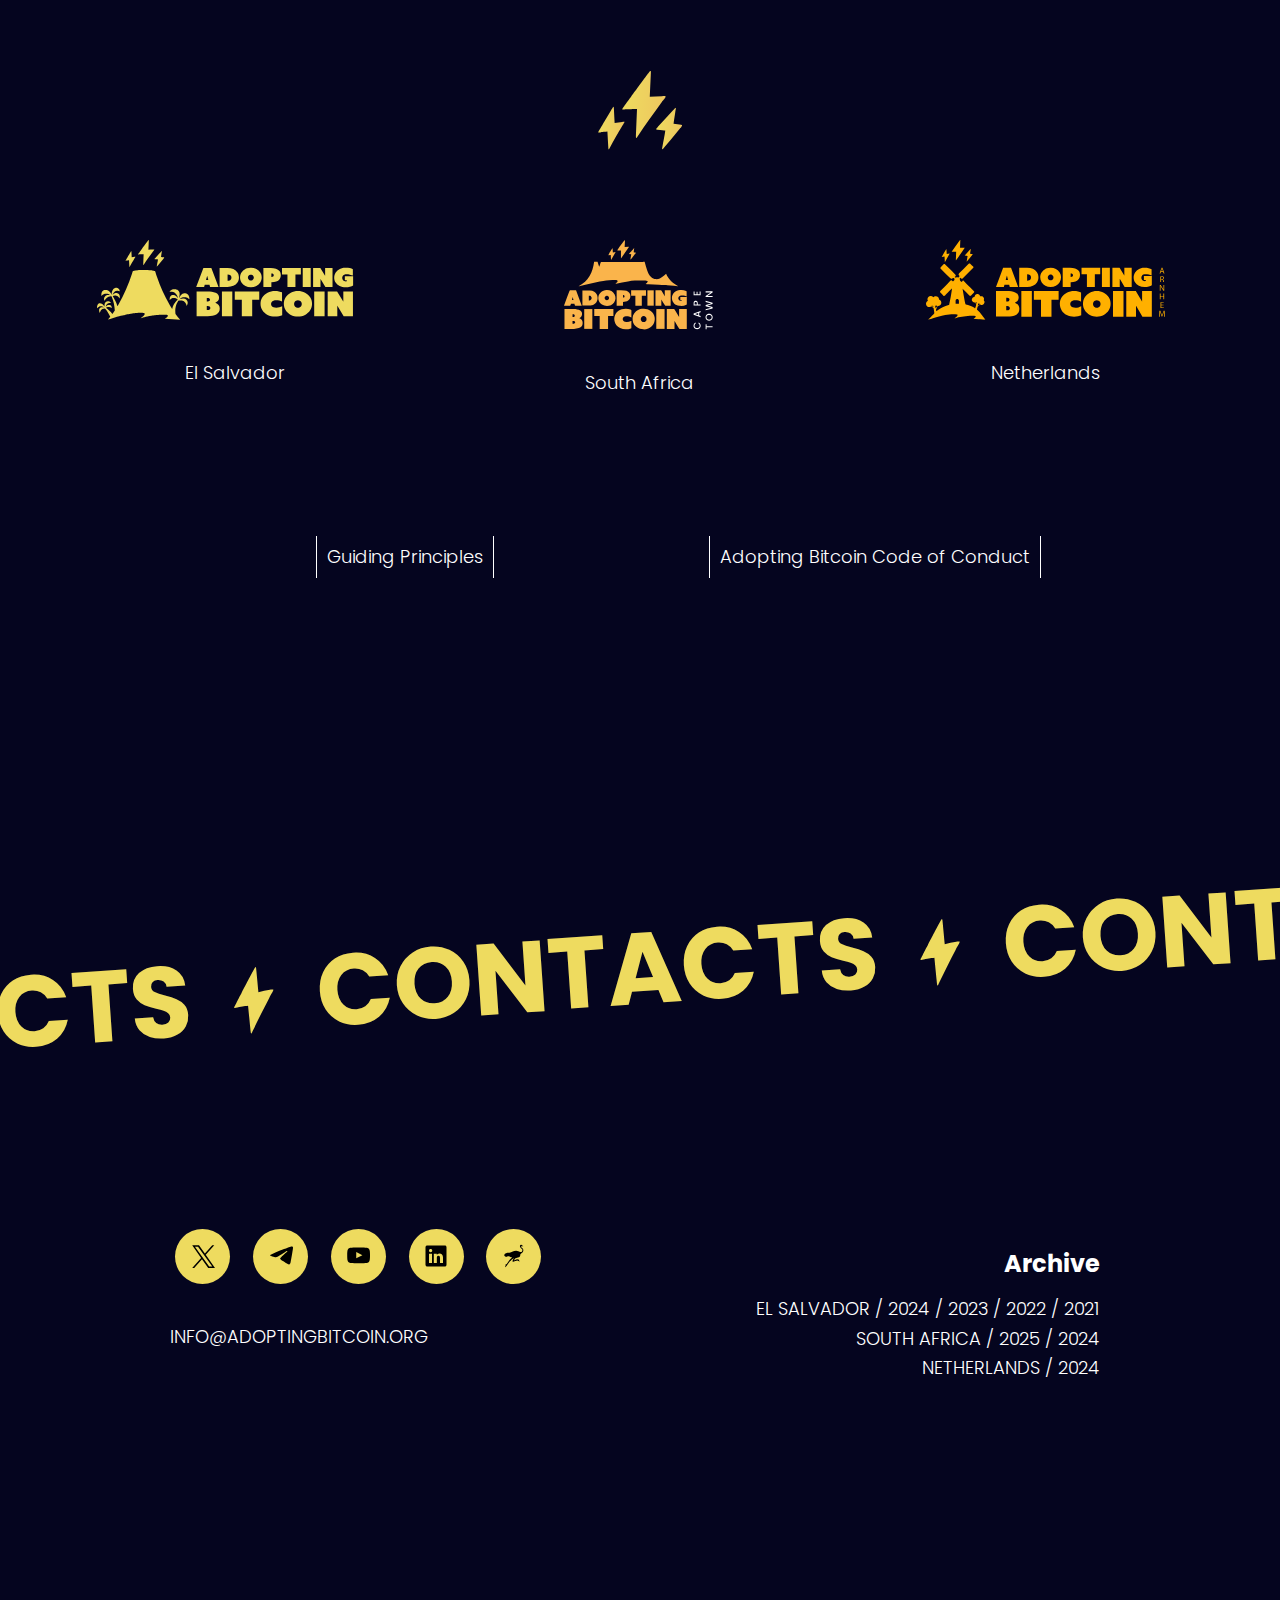
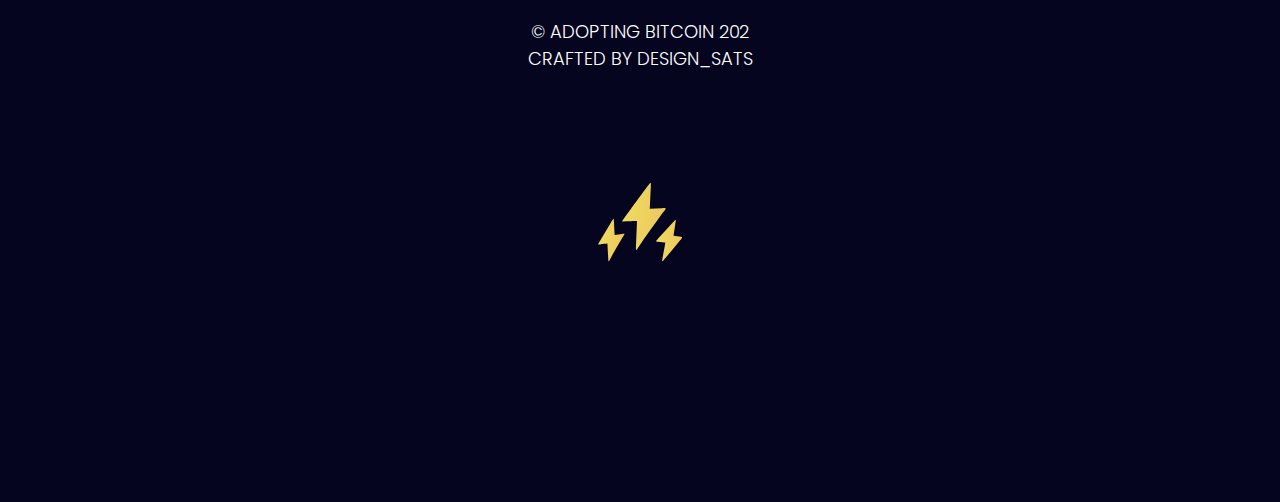
<file: index.html>
<!DOCTYPE html><!--  Last Published: Wed Apr 02 2025 19:46:25 GMT+0000 (Coordinated Universal Time)  -->
<html data-wf-page="662a7b246e5b77280e598b4a" data-wf-site="662a7b246e5b77280e598b4d">
<head>
  <meta charset="utf-8">
  <title>Adopting Bitcoin - High-signal Bitcoin conference for builders</title>
  <meta content="Adopting Bitcoin - High-signal Bitcoin conference for builders" property="og:title">
  <meta content="https://uploads-ssl.webflow.com/662a7b246e5b77280e598b4d/662e7aaf337907f2e6ac276c_opengraph-image-landing-page.png" property="og:image">
  <meta content="Adopting Bitcoin - High-signal Bitcoin conference for builders" property="twitter:title">
  <meta content="https://uploads-ssl.webflow.com/662a7b246e5b77280e598b4d/662e7aaf337907f2e6ac276c_opengraph-image-landing-page.png" property="twitter:image">
  <meta content="width=device-width, initial-scale=1" name="viewport">
  <link href="css/normalize.css" rel="stylesheet" type="text/css">
  <link href="css/webflow.css" rel="stylesheet" type="text/css">
  <link href="css/adoptingbitcoin-landing.webflow.css" rel="stylesheet" type="text/css">
  <script type="text/javascript">!function(o,c){var n=c.documentElement,t=" w-mod-";n.className+=t+"js",("ontouchstart"in o||o.DocumentTouch&&c instanceof DocumentTouch)&&(n.className+=t+"touch")}(window,document);</script>
  <link href="images/favicon.png" rel="shortcut icon" type="image/x-icon">
  <link href="images/webclip.png" rel="apple-touch-icon">
  <link rel="stylesheet" href="https://fonts.googleapis.com/css2?family=Material+Symbols+Outlined:opsz,wght,FILL,GRAD@20..48,100..700,0..1,-50..200">
  <style>
::selection {
	background: #EEDB5F;
	color: #000;
}
body::-webkit-scrollbar {
  width: 10px;
}
body::-webkit-scrollbar-track-piece {
  background: #000;
}
body::-webkit-scrollbar-thumb {
  background: #555;
  width: 10px;
  border-radius: 3px;
}
body::-webkit-scrollbar-thumb:hover {
  background: #888;
}
@font-face {
  font-family: 'Materialicons';
  font-style: normal;
  font-weight: 400;
  src: local('Material Icons'), local('MaterialIcons-Regular'),
    url(https://galoy-io.webflow.io/Materialiconsoutlined.woff) format('woff'),
    url(https://galoy-io.webflow.io/Materialicons.woff2) format('woff2'),
}
.material-icons {
  font-family: 'Material Icons';
  font-weight: normal;
  font-style: normal;
  font-size: 24px; /* Preferred icon size */
  display: inline-block;
  line-height: 1;
  text-transform: none;
  letter-spacing: normal;
  word-wrap: normal;
  white-space: nowrap;
  direction: ltr;
  /* Support for all WebKit browsers. */
  -webkit-font-smoothing: antialiased;
  /* Support for Safari and Chrome. */
  text-rendering: optimizeLegibility;
  /* Support for Firefox. */
  -moz-osx-font-smoothing: grayscale;
  /* Support for IE. */
  font-feature-settings: 'liga';
}
.hero-gradient-tracker {
  pointer-events: none;
}
.gradient-overlay #mouseTracker {
  opacity: 0;
  transition: opacity 0.86s;
}
.hero-section:hover #mouseTracker {
  opacity: 1;
}
</style>
</head>
<body class="body">
  <div id="up" class="navbar-no-shadow">
    <div data-animation="default" data-collapse="all" data-duration="500" data-easing="ease-in-out" data-easing2="ease-out-quad" data-no-scroll="1" role="banner" class="navbar-no-shadow-container w-nav">
      <div class="container-regular">
        <div class="navbar-wrapper">
          <a href="index.html" aria-current="page" class="navbar-brand w-nav-brand w--current"><img src="images/bolts-ablogo.svg" loading="lazy" alt="" class="logo"></a>
        </div>
      </div>
    </div>
  </div>
  <section class="hero-section">
    <div class="container">
      <div class="ab-countries">
        <a href="https://sv25.adoptingbitcoin.org/" class="ab-country-tab w-inline-block"><img loading="lazy" src="images/AB-logo.svg" alt="" class="tab-logo">
          <div class="empty-space-40"></div>
          <div>El Salvador</div>
          <div class="empty-space-40"></div>
        </a>
        <a href="https://za25.adoptingbitcoin.org/" class="ab-country-tab w-inline-block"><img loading="lazy" src="images/ab-capetown-logo.svg" alt="" class="tab-logo tab-logo-zar">
          <div class="empty-space-40"></div>
          <div>South Africa</div>
          <div class="empty-space-40"></div>
        </a>
        <a href="https://www.adoptingbitcoinarnhem.com/" class="ab-country-tab w-inline-block"><img loading="lazy" src="images/ab-arnhem-logo.svg" alt="" class="tab-logo">
          <div class="empty-space-40"></div>
          <div>Netherlands</div>
          <div class="empty-space-40"></div>
        </a>
      </div>
    </div>
    <div class="container container-narrow">
      <div class="es-100"></div>
      <div class="w-row">
        <div class="w-col w-col-6">
          <div class="centered">
            <a href="guiding-principles-of-the-adopting-bitcoin-conference.html"><span class="code-link">Guiding Principles</span></a>
          </div>
          <div class="empty-space-60"></div>
        </div>
        <div class="w-col w-col-6">
          <div class="centered">
            <a href="code-of-conduct.html"><span class="code-link">Adopting Bitcoin Code of Conduct</span></a>
          </div>
        </div>
      </div>
    </div>
  </section>
  <section id="contacts" class="footer">
    <div class="title-contianer">
      <div class="title-holder">
        <h2 class="title-heading">Contacts</h2><img src="images/flash-icon.svg" loading="lazy" alt="" class="flash-icon">
        <h2 class="title-heading">Contacts</h2><img src="images/flash-icon.svg" loading="lazy" alt="" class="flash-icon">
        <h2 class="title-heading">Contacts</h2><img src="images/flash-icon.svg" loading="lazy" alt="" class="flash-icon">
        <h2 class="title-heading">Contacts</h2><img src="images/flash-icon.svg" loading="lazy" alt="" class="flash-icon">
        <h2 class="title-heading">Contacts</h2><img src="images/flash-icon.svg" loading="lazy" alt="" class="flash-icon">
      </div>
    </div>
    <div class="container container-narrow">
      <div class="footer-columns w-row">
        <div class="column w-col w-col-5">
          <div>
            <div class="footer-socials">
              <a href="https://twitter.com/AdoptingBTC" target="_blank" class="footer-social-item w-inline-block"><img src="images/x-icon.svg" loading="lazy" width="Auto" alt="" class="socials-icon invert"></a>
              <a href="https://t.me/AdoptingBTC" target="_blank" class="footer-social-item w-inline-block"><img src="images/tele.svg" loading="lazy" width="Auto" alt="" class="socials-icon invert"></a>
              <a href="https://www.youtube.com/@adoptingbitcoin" target="_blank" class="footer-social-item w-inline-block"><img src="images/yt.svg" loading="lazy" width="Auto" alt="" class="socials-icon invert"></a>
              <a href="https://www.linkedin.com/company/76150672" target="_blank" class="footer-social-item w-inline-block"><img src="images/logo-linkedin.svg" loading="lazy" width="Auto" alt="" class="socials-icon invert"></a>
              <a href="https://snort.social/p/npub1ad0ptuzte83alpkpqqctvewlaqj5zq23c83m82xw8apg4t6zlyns6xng2c" target="_blank" class="footer-social-item w-inline-block"><img src="images/logo-nostr.svg" loading="lazy" width="Auto" alt="" class="socials-icon invert"></a>
            </div>
            <div class="empty-space-40"></div>
            <a href="mailto:info@adoptingbitcoin.org" class="footer-link">info@adoptingbitcoin.org</a>
          </div>
        </div>
        <div class="w-col w-col-1"></div>
        <div class="column-2 w-col w-col-6">
          <div class="archive-container">
            <h3 class="white">Archive</h3>
            <div class="archive-text heading-white">EL SALVADOR / <a href="https://sv24.adoptingbitcoin.org/" target="_blank">2024</a> / <a href="https://sv23.adoptingbitcoin.org/" target="_blank">2023 </a>/ <a href="https://sv22.adoptingbitcoin.org/" target="_blank">2022 </a>/ <a href="https://sv21.adoptingbitcoin.org/" target="_blank">2021</a>
            </div>
            <div class="archive-text heading-white">South Africa / <a href="https://za25.adoptingbitcoin.org/" target="_blank">2025</a> / <a href="https://za24.adoptingbitcoin.org/" target="_blank">2024</a>
            </div>
            <div class="archive-text heading-white">Netherlands / <a href="https://www.adoptingbitcoinarnhem.com/" target="_blank">2024</a>
            </div>
          </div>
        </div>
      </div>
    </div>
    <div class="container">
      <div data-w-id="bbb4bcd7-1830-4230-e97d-db3e165b760a" class="footer-bottom">
        <div class="footer-copyright">© ADOPTING BITCOIN 202‍<br>Crafted by <a href="https://x.com/design_sats" target="_blank">Design_Sats</a>
        </div>
        <a href="#up" class="w-inline-block"><img src="images/bolts-ablogo.svg" loading="lazy" width="160" alt="" class="footer-volcano-icon"></a>
      </div>
    </div>
  </section>
  <script src="https://d3e54v103j8qbb.cloudfront.net/js/jquery-3.5.1.min.dc5e7f18c8.js?site=662a7b246e5b77280e598b4d" type="text/javascript" integrity="sha256-9/aliU8dGd2tb6OSsuzixeV4y/faTqgFtohetphbbj0=" crossorigin="anonymous"></script>
  <script src="js/webflow.js" type="text/javascript"></script>
</body>
</html>
</file>
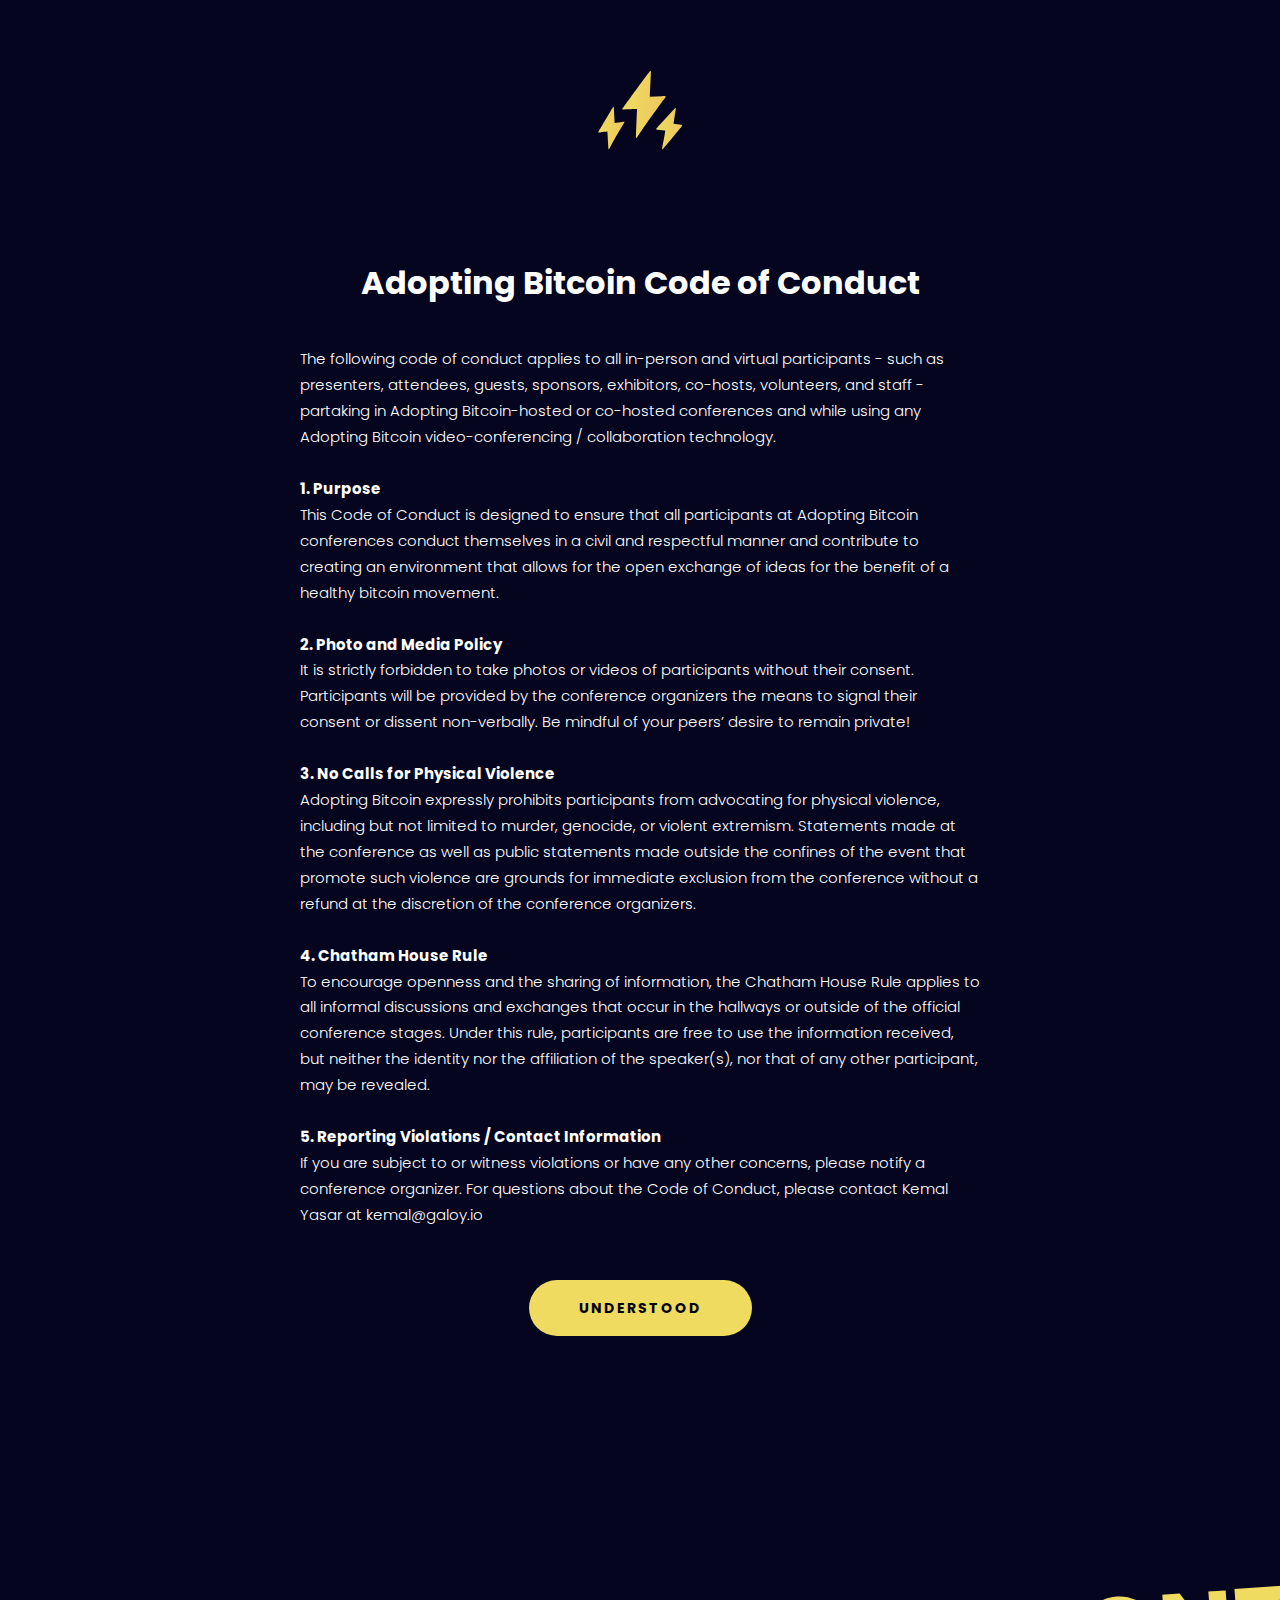
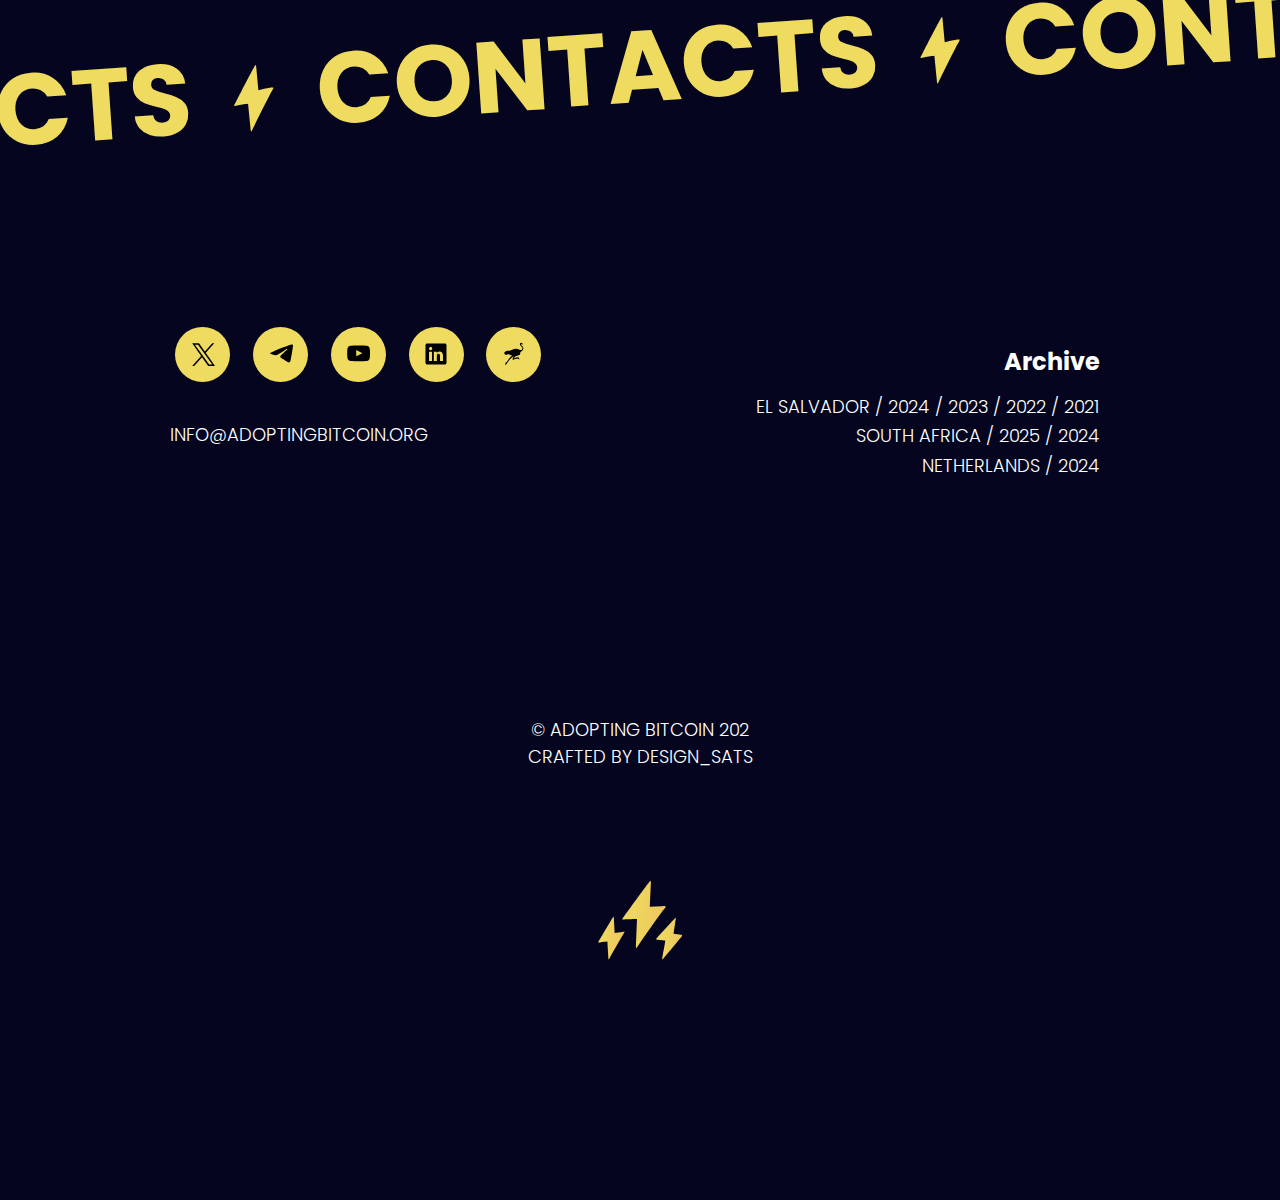
<file: code-of-conduct.html>
<!DOCTYPE html><!--  Last Published: Tue Apr 01 2025 17:27:42 GMT+0000 (Coordinated Universal Time)  -->
<html data-wf-page="662e767e59eba71928b960aa" data-wf-site="662a7b246e5b77280e598b4d">
<head>
  <meta charset="utf-8">
  <title>Code of conduct - Adopting Bitcoin</title>
  <meta content="Code of conduct - Adopting Bitcoin" property="og:title">
  <meta content="https://uploads-ssl.webflow.com/662a7b246e5b77280e598b4d/662e7aaf337907f2e6ac276c_opengraph-image-landing-page.png" property="og:image">
  <meta content="Code of conduct - Adopting Bitcoin" property="twitter:title">
  <meta content="https://uploads-ssl.webflow.com/662a7b246e5b77280e598b4d/662e7aaf337907f2e6ac276c_opengraph-image-landing-page.png" property="twitter:image">
  <meta content="width=device-width, initial-scale=1" name="viewport">
  <link href="css/normalize.css" rel="stylesheet" type="text/css">
  <link href="css/webflow.css" rel="stylesheet" type="text/css">
  <link href="css/adoptingbitcoin-landing.webflow.css" rel="stylesheet" type="text/css">
  <script type="text/javascript">!function(o,c){var n=c.documentElement,t=" w-mod-";n.className+=t+"js",("ontouchstart"in o||o.DocumentTouch&&c instanceof DocumentTouch)&&(n.className+=t+"touch")}(window,document);</script>
  <link href="images/favicon.png" rel="shortcut icon" type="image/x-icon">
  <link href="images/webclip.png" rel="apple-touch-icon">
  <link rel="stylesheet" href="https://fonts.googleapis.com/css2?family=Material+Symbols+Outlined:opsz,wght,FILL,GRAD@20..48,100..700,0..1,-50..200">
  <style>
::selection {
	background: #EEDB5F;
	color: #000;
}
body::-webkit-scrollbar {
  width: 10px;
}
body::-webkit-scrollbar-track-piece {
  background: #000;
}
body::-webkit-scrollbar-thumb {
  background: #555;
  width: 10px;
  border-radius: 3px;
}
body::-webkit-scrollbar-thumb:hover {
  background: #888;
}
@font-face {
  font-family: 'Materialicons';
  font-style: normal;
  font-weight: 400;
  src: local('Material Icons'), local('MaterialIcons-Regular'),
    url(https://galoy-io.webflow.io/Materialiconsoutlined.woff) format('woff'),
    url(https://galoy-io.webflow.io/Materialicons.woff2) format('woff2'),
}
.material-icons {
  font-family: 'Material Icons';
  font-weight: normal;
  font-style: normal;
  font-size: 24px; /* Preferred icon size */
  display: inline-block;
  line-height: 1;
  text-transform: none;
  letter-spacing: normal;
  word-wrap: normal;
  white-space: nowrap;
  direction: ltr;
  /* Support for all WebKit browsers. */
  -webkit-font-smoothing: antialiased;
  /* Support for Safari and Chrome. */
  text-rendering: optimizeLegibility;
  /* Support for Firefox. */
  -moz-osx-font-smoothing: grayscale;
  /* Support for IE. */
  font-feature-settings: 'liga';
}
.hero-gradient-tracker {
  pointer-events: none;
}
.gradient-overlay #mouseTracker {
  opacity: 0;
  transition: opacity 0.86s;
}
.hero-section:hover #mouseTracker {
  opacity: 1;
}
</style>
</head>
<body class="body">
  <div id="up" class="navbar-no-shadow">
    <div data-animation="default" data-collapse="all" data-duration="500" data-easing="ease-in-out" data-easing2="ease-out-quad" data-no-scroll="1" role="banner" class="navbar-no-shadow-container w-nav">
      <div class="container-regular">
        <div class="navbar-wrapper">
          <a href="index.html" class="navbar-brand w-nav-brand"><img src="images/bolts-ablogo.svg" loading="lazy" alt="" class="logo"></a>
        </div>
      </div>
    </div>
  </div>
  <section class="hero-section">
    <div class="container">
      <h1 class="white-text coc-heading">Adopting Bitcoin Code of Conduct</h1>
      <div class="code-conduct-popup">
        <div class="code-content">The following code of conduct applies to all in-person and virtual participants - such as presenters, attendees, guests, sponsors, exhibitors, co-hosts, volunteers, and staff - partaking in Adopting Bitcoin-hosted or co-hosted conferences and while using any Adopting Bitcoin video-conferencing / collaboration technology.<br><br><strong>1. Purpose<br>‍</strong>This Code of Conduct is designed to ensure that all participants at Adopting Bitcoin conferences conduct themselves in a civil and respectful manner and contribute to creating an environment that allows for the open exchange of ideas for the benefit of a healthy bitcoin movement. <br><br><strong>2. Photo and Media Policy<br>‍</strong>It is strictly forbidden to take photos or videos of participants without their consent. Participants will be provided by the conference organizers the means to signal their consent or dissent non-verbally. Be mindful of your peers’ desire to remain private!<br><br><strong>3. No Calls for Physical Violence<br></strong>Adopting Bitcoin expressly prohibits participants from advocating for physical violence, including but not limited to murder, genocide, or violent extremism. Statements made at the conference as well as public statements made outside the confines of the event that promote such violence are grounds for immediate exclusion from the conference without a refund at the discretion of the conference organizers.<strong><br>‍</strong><br><strong>4. Chatham House Rule<br>‍</strong>To encourage openness and the sharing of information, the Chatham House Rule applies to all informal discussions and exchanges that occur in the hallways or outside of the official conference stages. Under this rule, participants are free to use the information received, but neither the identity nor the affiliation of the speaker(s), nor that of any other participant, may be revealed.<br><br><strong>5. Reporting Violations / Contact Information<br>‍</strong>If you are subject to or witness violations or have any other concerns, please notify a conference organizer. For questions about the Code of Conduct, please contact Kemal Yasar at <a href="mailto:kemal@galoy.io">kemal@galoy.io</a><br><br>‍</div>
        <a href="index.html" class="button button-primary w-button">understood</a>
      </div>
    </div>
  </section>
  <section id="contacts" class="footer">
    <div class="title-contianer">
      <div class="title-holder">
        <h2 class="title-heading">Contacts</h2><img src="images/flash-icon.svg" loading="lazy" alt="" class="flash-icon">
        <h2 class="title-heading">Contacts</h2><img src="images/flash-icon.svg" loading="lazy" alt="" class="flash-icon">
        <h2 class="title-heading">Contacts</h2><img src="images/flash-icon.svg" loading="lazy" alt="" class="flash-icon">
        <h2 class="title-heading">Contacts</h2><img src="images/flash-icon.svg" loading="lazy" alt="" class="flash-icon">
        <h2 class="title-heading">Contacts</h2><img src="images/flash-icon.svg" loading="lazy" alt="" class="flash-icon">
      </div>
    </div>
    <div class="container container-narrow">
      <div class="footer-columns w-row">
        <div class="column w-col w-col-5">
          <div>
            <div class="footer-socials">
              <a href="https://twitter.com/AdoptingBTC" target="_blank" class="footer-social-item w-inline-block"><img src="images/x-icon.svg" loading="lazy" width="Auto" alt="" class="socials-icon invert"></a>
              <a href="https://t.me/AdoptingBTC" target="_blank" class="footer-social-item w-inline-block"><img src="images/tele.svg" loading="lazy" width="Auto" alt="" class="socials-icon invert"></a>
              <a href="https://www.youtube.com/@adoptingbitcoin" target="_blank" class="footer-social-item w-inline-block"><img src="images/yt.svg" loading="lazy" width="Auto" alt="" class="socials-icon invert"></a>
              <a href="https://www.linkedin.com/company/76150672" target="_blank" class="footer-social-item w-inline-block"><img src="images/logo-linkedin.svg" loading="lazy" width="Auto" alt="" class="socials-icon invert"></a>
              <a href="https://snort.social/p/npub1ad0ptuzte83alpkpqqctvewlaqj5zq23c83m82xw8apg4t6zlyns6xng2c" target="_blank" class="footer-social-item w-inline-block"><img src="images/logo-nostr.svg" loading="lazy" width="Auto" alt="" class="socials-icon invert"></a>
            </div>
            <div class="empty-space-40"></div>
            <a href="mailto:info@adoptingbitcoin.org" class="footer-link">info@adoptingbitcoin.org</a>
          </div>
        </div>
        <div class="w-col w-col-1"></div>
        <div class="column-2 w-col w-col-6">
          <div class="archive-container">
            <h3 class="white">Archive</h3>
            <div class="archive-text heading-white">EL SALVADOR / <a href="https://sv24.adoptingbitcoin.org/" target="_blank">2024</a> / <a href="https://sv23.adoptingbitcoin.org/" target="_blank">2023 </a>/ <a href="https://sv22.adoptingbitcoin.org/" target="_blank">2022 </a>/ <a href="https://sv21.adoptingbitcoin.org/" target="_blank">2021</a>
            </div>
            <div class="archive-text heading-white">South Africa / <a href="https://za25.adoptingbitcoin.org/" target="_blank">2025</a> / <a href="https://za24.adoptingbitcoin.org/" target="_blank">2024</a>
            </div>
            <div class="archive-text heading-white">Netherlands / <a href="https://www.adoptingbitcoinarnhem.com/" target="_blank">2024</a>
            </div>
          </div>
        </div>
      </div>
    </div>
    <div class="container">
      <div data-w-id="bbb4bcd7-1830-4230-e97d-db3e165b760a" class="footer-bottom">
        <div class="footer-copyright">© ADOPTING BITCOIN 202‍<br>Crafted by <a href="https://x.com/design_sats" target="_blank">Design_Sats</a>
        </div>
        <a href="#up" class="w-inline-block"><img src="images/bolts-ablogo.svg" loading="lazy" width="160" alt="" class="footer-volcano-icon"></a>
      </div>
    </div>
  </section>
  <script src="https://d3e54v103j8qbb.cloudfront.net/js/jquery-3.5.1.min.dc5e7f18c8.js?site=662a7b246e5b77280e598b4d" type="text/javascript" integrity="sha256-9/aliU8dGd2tb6OSsuzixeV4y/faTqgFtohetphbbj0=" crossorigin="anonymous"></script>
  <script src="js/webflow.js" type="text/javascript"></script>
</body>
</html>
</file>
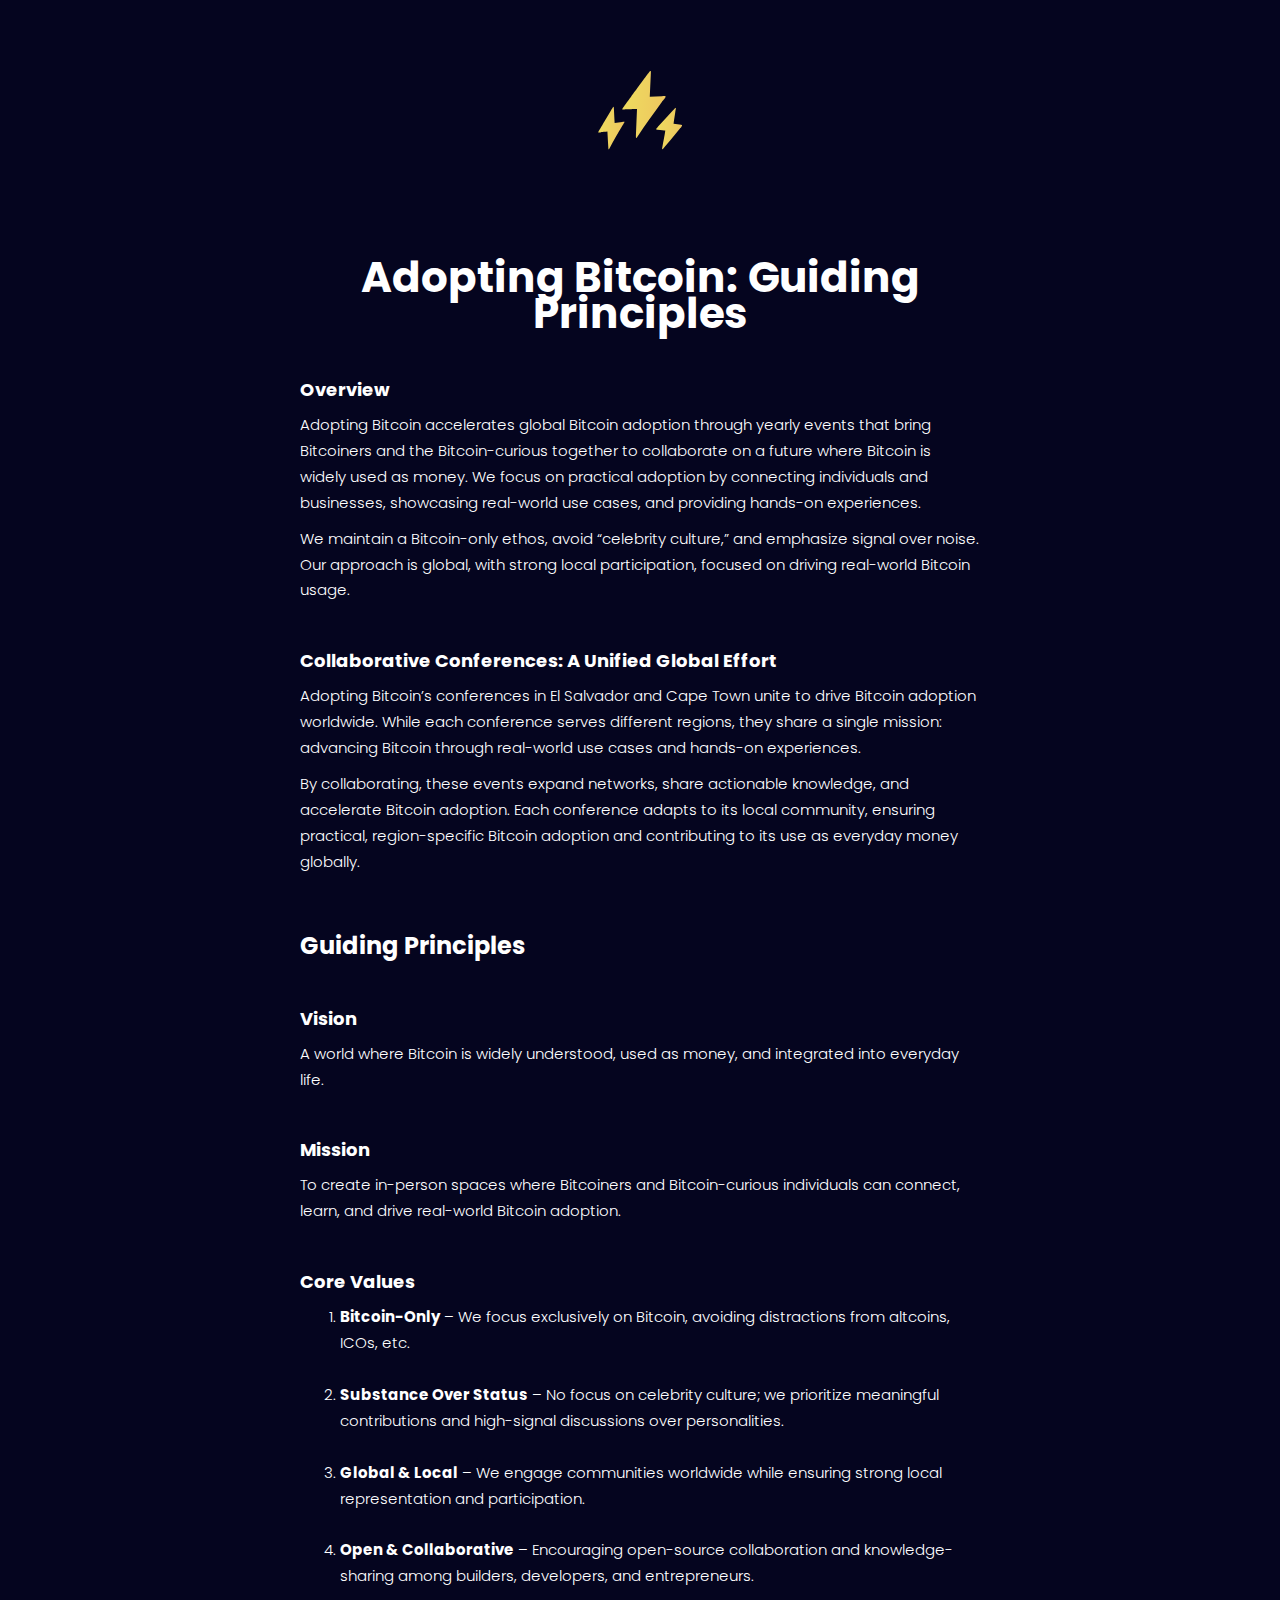
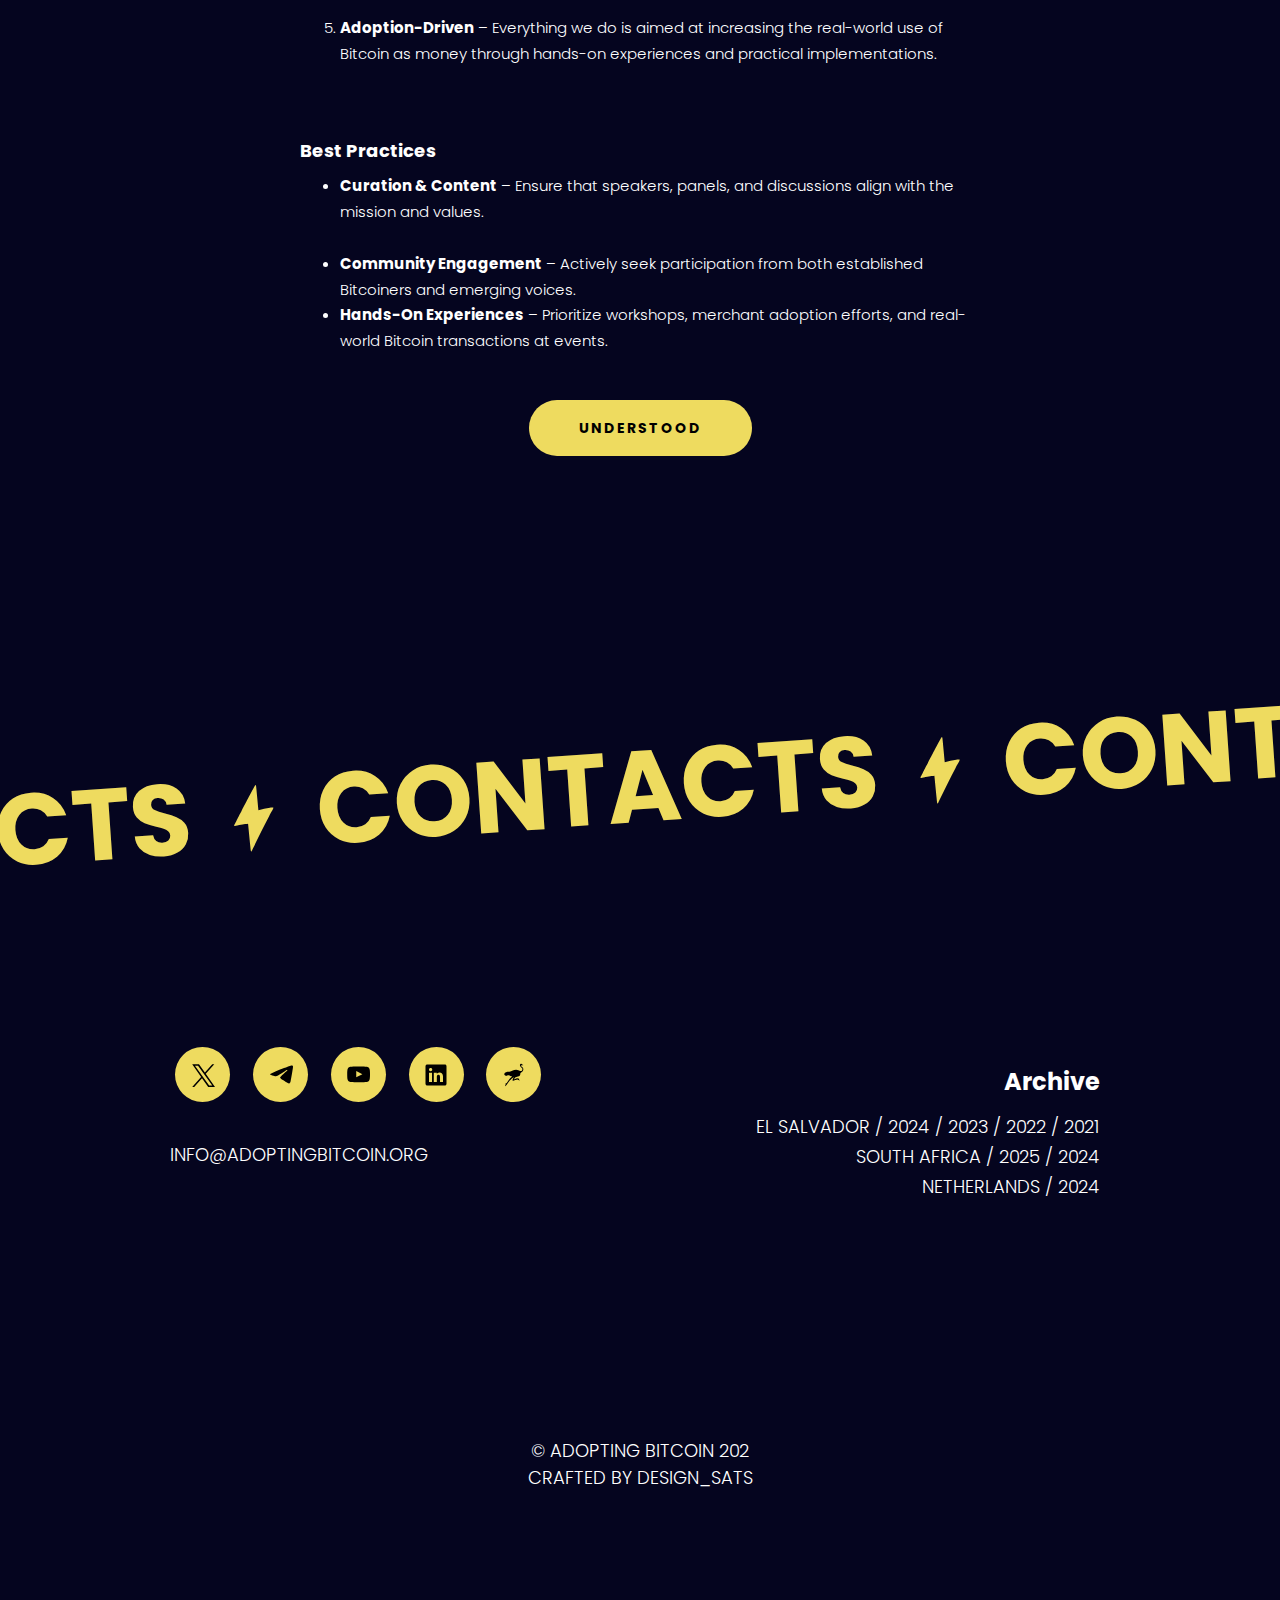
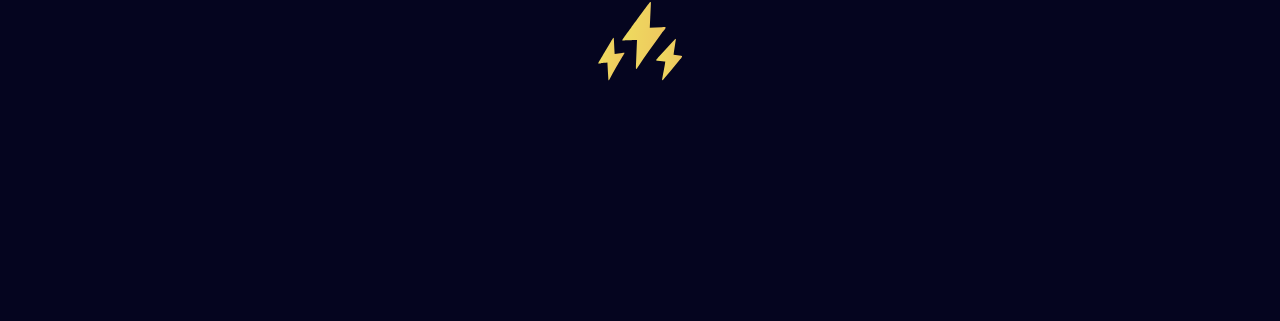
<file: guiding-principles-of-the-adopting-bitcoin-conference.html>
<!DOCTYPE html><!--  Last Published: Wed Apr 02 2025 19:46:25 GMT+0000 (Coordinated Universal Time)  -->
<html data-wf-page="67ed921d79fdf69b06109092" data-wf-site="662a7b246e5b77280e598b4d">
<head>
  <meta charset="utf-8">
  <title>Guiding Principles of the Adopting Bitcoin Conference</title>
  <meta content="Guiding Principles of the Adopting Bitcoin Conference" property="og:title">
  <meta content="https://uploads-ssl.webflow.com/662a7b246e5b77280e598b4d/662e7aaf337907f2e6ac276c_opengraph-image-landing-page.png" property="og:image">
  <meta content="Guiding Principles of the Adopting Bitcoin Conference" property="twitter:title">
  <meta content="https://uploads-ssl.webflow.com/662a7b246e5b77280e598b4d/662e7aaf337907f2e6ac276c_opengraph-image-landing-page.png" property="twitter:image">
  <meta content="width=device-width, initial-scale=1" name="viewport">
  <link href="css/normalize.css" rel="stylesheet" type="text/css">
  <link href="css/webflow.css" rel="stylesheet" type="text/css">
  <link href="css/adoptingbitcoin-landing.webflow.css" rel="stylesheet" type="text/css">
  <script type="text/javascript">!function(o,c){var n=c.documentElement,t=" w-mod-";n.className+=t+"js",("ontouchstart"in o||o.DocumentTouch&&c instanceof DocumentTouch)&&(n.className+=t+"touch")}(window,document);</script>
  <link href="images/favicon.png" rel="shortcut icon" type="image/x-icon">
  <link href="images/webclip.png" rel="apple-touch-icon">
  <link rel="stylesheet" href="https://fonts.googleapis.com/css2?family=Material+Symbols+Outlined:opsz,wght,FILL,GRAD@20..48,100..700,0..1,-50..200">
  <style>
::selection {
	background: #EEDB5F;
	color: #000;
}
body::-webkit-scrollbar {
  width: 10px;
}
body::-webkit-scrollbar-track-piece {
  background: #000;
}
body::-webkit-scrollbar-thumb {
  background: #555;
  width: 10px;
  border-radius: 3px;
}
body::-webkit-scrollbar-thumb:hover {
  background: #888;
}
@font-face {
  font-family: 'Materialicons';
  font-style: normal;
  font-weight: 400;
  src: local('Material Icons'), local('MaterialIcons-Regular'),
    url(https://galoy-io.webflow.io/Materialiconsoutlined.woff) format('woff'),
    url(https://galoy-io.webflow.io/Materialicons.woff2) format('woff2'),
}
.material-icons {
  font-family: 'Material Icons';
  font-weight: normal;
  font-style: normal;
  font-size: 24px; /* Preferred icon size */
  display: inline-block;
  line-height: 1;
  text-transform: none;
  letter-spacing: normal;
  word-wrap: normal;
  white-space: nowrap;
  direction: ltr;
  /* Support for all WebKit browsers. */
  -webkit-font-smoothing: antialiased;
  /* Support for Safari and Chrome. */
  text-rendering: optimizeLegibility;
  /* Support for Firefox. */
  -moz-osx-font-smoothing: grayscale;
  /* Support for IE. */
  font-feature-settings: 'liga';
}
.hero-gradient-tracker {
  pointer-events: none;
}
.gradient-overlay #mouseTracker {
  opacity: 0;
  transition: opacity 0.86s;
}
.hero-section:hover #mouseTracker {
  opacity: 1;
}
</style>
</head>
<body class="body">
  <div id="up" class="navbar-no-shadow">
    <div data-animation="default" data-collapse="all" data-duration="500" data-easing="ease-in-out" data-easing2="ease-out-quad" data-no-scroll="1" role="banner" class="navbar-no-shadow-container w-nav">
      <div class="container-regular">
        <div class="navbar-wrapper">
          <a href="index.html" class="navbar-brand w-nav-brand"><img src="images/bolts-ablogo.svg" loading="lazy" alt="" class="logo"></a>
        </div>
      </div>
    </div>
  </div>
  <section class="hero-section">
    <div class="container">
      <div class="code-conduct-popup">
        <div class="code-content w-richtext">
          <h2 class="centered">Adopting Bitcoin: Guiding Principles</h2>
          <p>‍</p>
          <h4><strong>Overview</strong></h4>
          <p>Adopting Bitcoin accelerates global Bitcoin adoption through yearly events that bring Bitcoiners and the Bitcoin-curious together to collaborate on a future where Bitcoin is widely used as money. We focus on practical adoption by connecting individuals and businesses, showcasing real-world use cases, and providing hands-on experiences.</p>
          <p>We maintain a Bitcoin-only ethos, avoid “celebrity culture,” and emphasize signal over noise. Our approach is global, with strong local participation, focused on driving real-world Bitcoin usage.</p>
          <p>‍</p>
          <h4><strong>Collaborative Conferences: A Unified Global Effort</strong></h4>
          <p>Adopting Bitcoin’s conferences in El Salvador and Cape Town unite to drive Bitcoin adoption worldwide. While each conference serves different regions, they share a single mission: advancing Bitcoin through real-world use cases and hands-on experiences.</p>
          <p>By collaborating, these events expand networks, share actionable knowledge, and accelerate Bitcoin adoption. Each conference adapts to its local community, ensuring practical, region-specific Bitcoin adoption and contributing to its use as everyday money globally.</p>
          <p>‍</p>
          <h3>Guiding Principles</h3>
          <p>‍</p>
          <h4><strong>Vision</strong></h4>
          <p>A world where Bitcoin is widely understood, used as money, and integrated into everyday life.</p>
          <p>‍</p>
          <h4><strong>Mission</strong></h4>
          <p>To create in-person spaces where Bitcoiners and Bitcoin-curious individuals can connect, learn, and drive real-world Bitcoin adoption.</p>
          <p>‍</p>
          <h4><strong>Core Values</strong></h4>
          <ol role="list">
            <li><strong>Bitcoin-Only</strong> – We focus exclusively on Bitcoin, avoiding distractions from altcoins, ICOs, etc.<br><br></li>
            <li><strong>Substance Over Status</strong> – No focus on celebrity culture; we prioritize meaningful contributions and high-signal discussions over personalities.<br><br></li>
            <li><strong>Global &amp; Local</strong> – We engage communities worldwide while ensuring strong local representation and participation.<br><br></li>
            <li><strong>Open &amp; Collaborative</strong> – Encouraging open-source collaboration and knowledge-sharing among builders, developers, and entrepreneurs.<br><br></li>
            <li><strong>Adoption-Driven</strong> – Everything we do is aimed at increasing the real-world use of Bitcoin as money through hands-on experiences and practical implementations.<br>‍</li>
          </ol>
          <p>‍<br></p>
          <h4><strong>Best Practices</strong></h4>
          <ul role="list">
            <li><strong>Curation &amp; Content</strong> – Ensure that speakers, panels, and discussions align with the mission and values.<br><br></li>
            <li><strong>Community Engagement</strong> – Actively seek participation from both established Bitcoiners and emerging voices. </li>
            <li><strong>Hands-On Experiences</strong> – Prioritize workshops, merchant adoption efforts, and real-world Bitcoin transactions at events.</li>
          </ul>
          <p>‍<br></p>
        </div>
        <a href="index.html" class="button button-primary w-button">understood</a>
      </div>
    </div>
  </section>
  <section id="contacts" class="footer">
    <div class="title-contianer">
      <div class="title-holder">
        <h2 class="title-heading">Contacts</h2><img src="images/flash-icon.svg" loading="lazy" alt="" class="flash-icon">
        <h2 class="title-heading">Contacts</h2><img src="images/flash-icon.svg" loading="lazy" alt="" class="flash-icon">
        <h2 class="title-heading">Contacts</h2><img src="images/flash-icon.svg" loading="lazy" alt="" class="flash-icon">
        <h2 class="title-heading">Contacts</h2><img src="images/flash-icon.svg" loading="lazy" alt="" class="flash-icon">
        <h2 class="title-heading">Contacts</h2><img src="images/flash-icon.svg" loading="lazy" alt="" class="flash-icon">
      </div>
    </div>
    <div class="container container-narrow">
      <div class="footer-columns w-row">
        <div class="column w-col w-col-5">
          <div>
            <div class="footer-socials">
              <a href="https://twitter.com/AdoptingBTC" target="_blank" class="footer-social-item w-inline-block"><img src="images/x-icon.svg" loading="lazy" width="Auto" alt="" class="socials-icon invert"></a>
              <a href="https://t.me/AdoptingBTC" target="_blank" class="footer-social-item w-inline-block"><img src="images/tele.svg" loading="lazy" width="Auto" alt="" class="socials-icon invert"></a>
              <a href="https://www.youtube.com/@adoptingbitcoin" target="_blank" class="footer-social-item w-inline-block"><img src="images/yt.svg" loading="lazy" width="Auto" alt="" class="socials-icon invert"></a>
              <a href="https://www.linkedin.com/company/76150672" target="_blank" class="footer-social-item w-inline-block"><img src="images/logo-linkedin.svg" loading="lazy" width="Auto" alt="" class="socials-icon invert"></a>
              <a href="https://snort.social/p/npub1ad0ptuzte83alpkpqqctvewlaqj5zq23c83m82xw8apg4t6zlyns6xng2c" target="_blank" class="footer-social-item w-inline-block"><img src="images/logo-nostr.svg" loading="lazy" width="Auto" alt="" class="socials-icon invert"></a>
            </div>
            <div class="empty-space-40"></div>
            <a href="mailto:info@adoptingbitcoin.org" class="footer-link">info@adoptingbitcoin.org</a>
          </div>
        </div>
        <div class="w-col w-col-1"></div>
        <div class="column-2 w-col w-col-6">
          <div class="archive-container">
            <h3 class="white">Archive</h3>
            <div class="archive-text heading-white">EL SALVADOR / <a href="https://sv24.adoptingbitcoin.org/" target="_blank">2024</a> / <a href="https://sv23.adoptingbitcoin.org/" target="_blank">2023 </a>/ <a href="https://sv22.adoptingbitcoin.org/" target="_blank">2022 </a>/ <a href="https://sv21.adoptingbitcoin.org/" target="_blank">2021</a>
            </div>
            <div class="archive-text heading-white">South Africa / <a href="https://za25.adoptingbitcoin.org/" target="_blank">2025</a> / <a href="https://za24.adoptingbitcoin.org/" target="_blank">2024</a>
            </div>
            <div class="archive-text heading-white">Netherlands / <a href="https://www.adoptingbitcoinarnhem.com/" target="_blank">2024</a>
            </div>
          </div>
        </div>
      </div>
    </div>
    <div class="container">
      <div data-w-id="bbb4bcd7-1830-4230-e97d-db3e165b760a" class="footer-bottom">
        <div class="footer-copyright">© ADOPTING BITCOIN 202‍<br>Crafted by <a href="https://x.com/design_sats" target="_blank">Design_Sats</a>
        </div>
        <a href="#up" class="w-inline-block"><img src="images/bolts-ablogo.svg" loading="lazy" width="160" alt="" class="footer-volcano-icon"></a>
      </div>
    </div>
  </section>
  <script src="https://d3e54v103j8qbb.cloudfront.net/js/jquery-3.5.1.min.dc5e7f18c8.js?site=662a7b246e5b77280e598b4d" type="text/javascript" integrity="sha256-9/aliU8dGd2tb6OSsuzixeV4y/faTqgFtohetphbbj0=" crossorigin="anonymous"></script>
  <script src="js/webflow.js" type="text/javascript"></script>
</body>
</html>
</file>
<file: css/webflow.css>
@font-face {
  font-family: 'webflow-icons';
  src: url("[data-uri]") format('truetype');
  font-weight: normal;
  font-style: normal;
}
[class^="w-icon-"],
[class*=" w-icon-"] {
  /* use !important to prevent issues with browser extensions that change fonts */
  font-family: 'webflow-icons' !important;
  speak: none;
  font-style: normal;
  font-weight: normal;
  font-variant: normal;
  text-transform: none;
  line-height: 1;
  /* Better Font Rendering =========== */
  -webkit-font-smoothing: antialiased;
  -moz-osx-font-smoothing: grayscale;
}
.w-icon-slider-right:before {
  content: "\e600";
}
.w-icon-slider-left:before {
  content: "\e601";
}
.w-icon-nav-menu:before {
  content: "\e602";
}
.w-icon-arrow-down:before,
.w-icon-dropdown-toggle:before {
  content: "\e603";
}
.w-icon-file-upload-remove:before {
  content: "\e900";
}
.w-icon-file-upload-icon:before {
  content: "\e903";
}
* {
  -webkit-box-sizing: border-box;
  -moz-box-sizing: border-box;
  box-sizing: border-box;
}
html {
  height: 100%;
}
body {
  margin: 0;
  min-height: 100%;
  background-color: #fff;
  font-family: Arial, sans-serif;
  font-size: 14px;
  line-height: 20px;
  color: #333;
}
img {
  max-width: 100%;
  vertical-align: middle;
  display: inline-block;
}
html.w-mod-touch * {
  background-attachment: scroll !important;
}
.w-block {
  display: block;
}
.w-inline-block {
  max-width: 100%;
  display: inline-block;
}
.w-clearfix:before,
.w-clearfix:after {
  content: " ";
  display: table;
  grid-column-start: 1;
  grid-row-start: 1;
  grid-column-end: 2;
  grid-row-end: 2;
}
.w-clearfix:after {
  clear: both;
}
.w-hidden {
  display: none;
}
.w-button {
  display: inline-block;
  padding: 9px 15px;
  background-color: #3898EC;
  color: white;
  border: 0;
  line-height: inherit;
  text-decoration: none;
  cursor: pointer;
  border-radius: 0;
}
input.w-button {
  -webkit-appearance: button;
}
html[data-w-dynpage] [data-w-cloak] {
  color: transparent !important;
}
.w-code-block {
  margin: unset;
}
pre.w-code-block code {
  all: inherit;
}
.w-optimization {
  display: contents;
}
.w-webflow-badge,
.w-webflow-badge > img {
  box-sizing: unset;
  width: unset;
  height: unset;
  max-height: unset;
  max-width: unset;
  min-height: unset;
  min-width: unset;
  margin: unset;
  padding: unset;
  float: unset;
  clear: unset;
  border: unset;
  border-radius: unset;
  background: unset;
  background-image: unset;
  background-position: unset;
  background-size: unset;
  background-repeat: unset;
  background-origin: unset;
  background-clip: unset;
  background-attachment: unset;
  background-color: unset;
  box-shadow: unset;
  transform: unset;
  transition: unset;
  direction: unset;
  font-family: unset;
  font-weight: unset;
  color: unset;
  font-size: unset;
  line-height: unset;
  font-style: unset;
  font-variant: unset;
  text-align: unset;
  letter-spacing: unset;
  text-decoration: unset;
  text-indent: unset;
  text-transform: unset;
  list-style-type: unset;
  text-shadow: unset;
  vertical-align: unset;
  cursor: unset;
  white-space: unset;
  word-break: unset;
  word-spacing: unset;
  word-wrap: unset;
}
.w-webflow-badge {
  position: fixed !important;
  display: inline-block !important;
  visibility: visible !important;
  opacity: 1 !important;
  z-index: 2147483647 !important;
  top: auto !important;
  right: 12px !important;
  bottom: 12px !important;
  left: auto !important;
  color: #aaadb0 !important;
  background-color: #fff !important;
  border-radius: 3px !important;
  padding: 6px !important;
  font-size: 12px !important;
  line-height: 14px !important;
  text-decoration: none !important;
  transform: none !important;
  margin: 0 !important;
  width: auto !important;
  height: auto !important;
  overflow: unset !important;
  white-space: nowrap;
  box-shadow: 0 0 0 1px rgba(0, 0, 0, 0.1), 0px 1px 3px rgba(0, 0, 0, 0.1);
  cursor: pointer;
}
.w-webflow-badge > img {
  position: unset;
  display: inline-block !important;
  visibility: unset !important;
  opacity: 1 !important;
  vertical-align: middle !important;
}
h1,
h2,
h3,
h4,
h5,
h6 {
  font-weight: bold;
  margin-bottom: 10px;
}
h1 {
  font-size: 38px;
  line-height: 44px;
  margin-top: 20px;
}
h2 {
  font-size: 32px;
  line-height: 36px;
  margin-top: 20px;
}
h3 {
  font-size: 24px;
  line-height: 30px;
  margin-top: 20px;
}
h4 {
  font-size: 18px;
  line-height: 24px;
  margin-top: 10px;
}
h5 {
  font-size: 14px;
  line-height: 20px;
  margin-top: 10px;
}
h6 {
  font-size: 12px;
  line-height: 18px;
  margin-top: 10px;
}
p {
  margin-top: 0;
  margin-bottom: 10px;
}
blockquote {
  margin: 0 0 10px 0;
  padding: 10px 20px;
  border-left: 5px solid #E2E2E2;
  font-size: 18px;
  line-height: 22px;
}
figure {
  margin: 0;
  margin-bottom: 10px;
}
figcaption {
  margin-top: 5px;
  text-align: center;
}
ul,
ol {
  margin-top: 0px;
  margin-bottom: 10px;
  padding-left: 40px;
}
.w-list-unstyled {
  padding-left: 0;
  list-style: none;
}
.w-embed:before,
.w-embed:after {
  content: " ";
  display: table;
  grid-column-start: 1;
  grid-row-start: 1;
  grid-column-end: 2;
  grid-row-end: 2;
}
.w-embed:after {
  clear: both;
}
.w-video {
  width: 100%;
  position: relative;
  padding: 0;
}
.w-video iframe,
.w-video object,
.w-video embed {
  position: absolute;
  top: 0;
  left: 0;
  width: 100%;
  height: 100%;
  border: none;
}
fieldset {
  padding: 0;
  margin: 0;
  border: 0;
}
button,
[type='button'],
[type='reset'] {
  border: 0;
  cursor: pointer;
  -webkit-appearance: button;
}
.w-form {
  margin: 0 0 15px;
}
.w-form-done {
  display: none;
  padding: 20px;
  text-align: center;
  background-color: #dddddd;
}
.w-form-fail {
  display: none;
  margin-top: 10px;
  padding: 10px;
  background-color: #ffdede;
}
label {
  display: block;
  margin-bottom: 5px;
  font-weight: bold;
}
.w-input,
.w-select {
  display: block;
  width: 100%;
  height: 38px;
  padding: 8px 12px;
  margin-bottom: 10px;
  font-size: 14px;
  line-height: 1.42857143;
  color: #333333;
  vertical-align: middle;
  background-color: #ffffff;
  border: 1px solid #cccccc;
}
.w-input::placeholder,
.w-select::placeholder {
  color: #999;
}
.w-input:focus,
.w-select:focus {
  border-color: #3898EC;
  outline: 0;
}
.w-input[disabled],
.w-select[disabled],
.w-input[readonly],
.w-select[readonly],
fieldset[disabled] .w-input,
fieldset[disabled] .w-select {
  cursor: not-allowed;
}
.w-input[disabled]:not(.w-input-disabled),
.w-select[disabled]:not(.w-input-disabled),
.w-input[readonly],
.w-select[readonly],
fieldset[disabled]:not(.w-input-disabled) .w-input,
fieldset[disabled]:not(.w-input-disabled) .w-select {
  background-color: #eeeeee;
}
textarea.w-input,
textarea.w-select {
  height: auto;
}
.w-select {
  background-color: #f3f3f3;
}
.w-select[multiple] {
  height: auto;
}
.w-form-label {
  display: inline-block;
  cursor: pointer;
  font-weight: normal;
  margin-bottom: 0px;
}
.w-radio {
  display: block;
  margin-bottom: 5px;
  padding-left: 20px;
}
.w-radio:before,
.w-radio:after {
  content: " ";
  display: table;
  grid-column-start: 1;
  grid-row-start: 1;
  grid-column-end: 2;
  grid-row-end: 2;
}
.w-radio:after {
  clear: both;
}
.w-radio-input {
  margin: 4px 0 0;
  line-height: normal;
  float: left;
  margin-left: -20px;
}
.w-radio-input {
  margin-top: 3px;
}
.w-file-upload {
  display: block;
  margin-bottom: 10px;
}
.w-file-upload-input {
  width: 0.1px;
  height: 0.1px;
  opacity: 0;
  overflow: hidden;
  position: absolute;
  z-index: -100;
}
.w-file-upload-default,
.w-file-upload-uploading,
.w-file-upload-success {
  display: inline-block;
  color: #333333;
}
.w-file-upload-error {
  display: block;
  margin-top: 10px;
}
.w-file-upload-default.w-hidden,
.w-file-upload-uploading.w-hidden,
.w-file-upload-error.w-hidden,
.w-file-upload-success.w-hidden {
  display: none;
}
.w-file-upload-uploading-btn {
  display: flex;
  font-size: 14px;
  font-weight: normal;
  cursor: pointer;
  margin: 0;
  padding: 8px 12px;
  border: 1px solid #cccccc;
  background-color: #fafafa;
}
.w-file-upload-file {
  display: flex;
  flex-grow: 1;
  justify-content: space-between;
  margin: 0;
  padding: 8px 9px 8px 11px;
  border: 1px solid #cccccc;
  background-color: #fafafa;
}
.w-file-upload-file-name {
  font-size: 14px;
  font-weight: normal;
  display: block;
}
.w-file-remove-link {
  margin-top: 3px;
  margin-left: 10px;
  width: auto;
  height: auto;
  padding: 3px;
  display: block;
  cursor: pointer;
}
.w-icon-file-upload-remove {
  margin: auto;
  font-size: 10px;
}
.w-file-upload-error-msg {
  display: inline-block;
  color: #ea384c;
  padding: 2px 0;
}
.w-file-upload-info {
  display: inline-block;
  line-height: 38px;
  padding: 0 12px;
}
.w-file-upload-label {
  display: inline-block;
  font-size: 14px;
  font-weight: normal;
  cursor: pointer;
  margin: 0;
  padding: 8px 12px;
  border: 1px solid #cccccc;
  background-color: #fafafa;
}
.w-icon-file-upload-icon,
.w-icon-file-upload-uploading {
  display: inline-block;
  margin-right: 8px;
  width: 20px;
}
.w-icon-file-upload-uploading {
  height: 20px;
}
.w-container {
  margin-left: auto;
  margin-right: auto;
  max-width: 940px;
}
.w-container:before,
.w-container:after {
  content: " ";
  display: table;
  grid-column-start: 1;
  grid-row-start: 1;
  grid-column-end: 2;
  grid-row-end: 2;
}
.w-container:after {
  clear: both;
}
.w-container .w-row {
  margin-left: -10px;
  margin-right: -10px;
}
.w-row:before,
.w-row:after {
  content: " ";
  display: table;
  grid-column-start: 1;
  grid-row-start: 1;
  grid-column-end: 2;
  grid-row-end: 2;
}
.w-row:after {
  clear: both;
}
.w-row .w-row {
  margin-left: 0;
  margin-right: 0;
}
.w-col {
  position: relative;
  float: left;
  width: 100%;
  min-height: 1px;
  padding-left: 10px;
  padding-right: 10px;
}
.w-col .w-col {
  padding-left: 0;
  padding-right: 0;
}
.w-col-1 {
  width: 8.33333333%;
}
.w-col-2 {
  width: 16.66666667%;
}
.w-col-3 {
  width: 25%;
}
.w-col-4 {
  width: 33.33333333%;
}
.w-col-5 {
  width: 41.66666667%;
}
.w-col-6 {
  width: 50%;
}
.w-col-7 {
  width: 58.33333333%;
}
.w-col-8 {
  width: 66.66666667%;
}
.w-col-9 {
  width: 75%;
}
.w-col-10 {
  width: 83.33333333%;
}
.w-col-11 {
  width: 91.66666667%;
}
.w-col-12 {
  width: 100%;
}
.w-hidden-main {
  display: none !important;
}
@media screen and (max-width: 991px) {
  .w-container {
    max-width: 728px;
  }
  .w-hidden-main {
    display: inherit !important;
  }
  .w-hidden-medium {
    display: none !important;
  }
  .w-col-medium-1 {
    width: 8.33333333%;
  }
  .w-col-medium-2 {
    width: 16.66666667%;
  }
  .w-col-medium-3 {
    width: 25%;
  }
  .w-col-medium-4 {
    width: 33.33333333%;
  }
  .w-col-medium-5 {
    width: 41.66666667%;
  }
  .w-col-medium-6 {
    width: 50%;
  }
  .w-col-medium-7 {
    width: 58.33333333%;
  }
  .w-col-medium-8 {
    width: 66.66666667%;
  }
  .w-col-medium-9 {
    width: 75%;
  }
  .w-col-medium-10 {
    width: 83.33333333%;
  }
  .w-col-medium-11 {
    width: 91.66666667%;
  }
  .w-col-medium-12 {
    width: 100%;
  }
  .w-col-stack {
    width: 100%;
    left: auto;
    right: auto;
  }
}
@media screen and (max-width: 767px) {
  .w-hidden-main {
    display: inherit !important;
  }
  .w-hidden-medium {
    display: inherit !important;
  }
  .w-hidden-small {
    display: none !important;
  }
  .w-row,
  .w-container .w-row {
    margin-left: 0;
    margin-right: 0;
  }
  .w-col {
    width: 100%;
    left: auto;
    right: auto;
  }
  .w-col-small-1 {
    width: 8.33333333%;
  }
  .w-col-small-2 {
    width: 16.66666667%;
  }
  .w-col-small-3 {
    width: 25%;
  }
  .w-col-small-4 {
    width: 33.33333333%;
  }
  .w-col-small-5 {
    width: 41.66666667%;
  }
  .w-col-small-6 {
    width: 50%;
  }
  .w-col-small-7 {
    width: 58.33333333%;
  }
  .w-col-small-8 {
    width: 66.66666667%;
  }
  .w-col-small-9 {
    width: 75%;
  }
  .w-col-small-10 {
    width: 83.33333333%;
  }
  .w-col-small-11 {
    width: 91.66666667%;
  }
  .w-col-small-12 {
    width: 100%;
  }
}
@media screen and (max-width: 479px) {
  .w-container {
    max-width: none;
  }
  .w-hidden-main {
    display: inherit !important;
  }
  .w-hidden-medium {
    display: inherit !important;
  }
  .w-hidden-small {
    display: inherit !important;
  }
  .w-hidden-tiny {
    display: none !important;
  }
  .w-col {
    width: 100%;
  }
  .w-col-tiny-1 {
    width: 8.33333333%;
  }
  .w-col-tiny-2 {
    width: 16.66666667%;
  }
  .w-col-tiny-3 {
    width: 25%;
  }
  .w-col-tiny-4 {
    width: 33.33333333%;
  }
  .w-col-tiny-5 {
    width: 41.66666667%;
  }
  .w-col-tiny-6 {
    width: 50%;
  }
  .w-col-tiny-7 {
    width: 58.33333333%;
  }
  .w-col-tiny-8 {
    width: 66.66666667%;
  }
  .w-col-tiny-9 {
    width: 75%;
  }
  .w-col-tiny-10 {
    width: 83.33333333%;
  }
  .w-col-tiny-11 {
    width: 91.66666667%;
  }
  .w-col-tiny-12 {
    width: 100%;
  }
}
.w-widget {
  position: relative;
}
.w-widget-map {
  width: 100%;
  height: 400px;
}
.w-widget-map label {
  width: auto;
  display: inline;
}
.w-widget-map img {
  max-width: inherit;
}
.w-widget-map .gm-style-iw {
  text-align: center;
}
.w-widget-map .gm-style-iw > button {
  display: none !important;
}
.w-widget-twitter {
  overflow: hidden;
}
.w-widget-twitter-count-shim {
  display: inline-block;
  vertical-align: top;
  position: relative;
  width: 28px;
  height: 20px;
  text-align: center;
  background: white;
  border: #758696 solid 1px;
  border-radius: 3px;
}
.w-widget-twitter-count-shim * {
  pointer-events: none;
  user-select: none;
}
.w-widget-twitter-count-shim .w-widget-twitter-count-inner {
  position: relative;
  font-size: 15px;
  line-height: 12px;
  text-align: center;
  color: #999;
  font-family: serif;
}
.w-widget-twitter-count-shim .w-widget-twitter-count-clear {
  position: relative;
  display: block;
}
.w-widget-twitter-count-shim.w--large {
  width: 36px;
  height: 28px;
}
.w-widget-twitter-count-shim.w--large .w-widget-twitter-count-inner {
  font-size: 18px;
  line-height: 18px;
}
.w-widget-twitter-count-shim:not(.w--vertical) {
  margin-left: 5px;
  margin-right: 8px;
}
.w-widget-twitter-count-shim:not(.w--vertical).w--large {
  margin-left: 6px;
}
.w-widget-twitter-count-shim:not(.w--vertical):before,
.w-widget-twitter-count-shim:not(.w--vertical):after {
  top: 50%;
  left: 0;
  border: solid transparent;
  content: ' ';
  height: 0;
  width: 0;
  position: absolute;
  pointer-events: none;
}
.w-widget-twitter-count-shim:not(.w--vertical):before {
  border-color: rgba(117, 134, 150, 0);
  border-right-color: #5d6c7b;
  border-width: 4px;
  margin-left: -9px;
  margin-top: -4px;
}
.w-widget-twitter-count-shim:not(.w--vertical).w--large:before {
  border-width: 5px;
  margin-left: -10px;
  margin-top: -5px;
}
.w-widget-twitter-count-shim:not(.w--vertical):after {
  border-color: rgba(255, 255, 255, 0);
  border-right-color: white;
  border-width: 4px;
  margin-left: -8px;
  margin-top: -4px;
}
.w-widget-twitter-count-shim:not(.w--vertical).w--large:after {
  border-width: 5px;
  margin-left: -9px;
  margin-top: -5px;
}
.w-widget-twitter-count-shim.w--vertical {
  width: 61px;
  height: 33px;
  margin-bottom: 8px;
}
.w-widget-twitter-count-shim.w--vertical:before,
.w-widget-twitter-count-shim.w--vertical:after {
  top: 100%;
  left: 50%;
  border: solid transparent;
  content: ' ';
  height: 0;
  width: 0;
  position: absolute;
  pointer-events: none;
}
.w-widget-twitter-count-shim.w--vertical:before {
  border-color: rgba(117, 134, 150, 0);
  border-top-color: #5d6c7b;
  border-width: 5px;
  margin-left: -5px;
}
.w-widget-twitter-count-shim.w--vertical:after {
  border-color: rgba(255, 255, 255, 0);
  border-top-color: white;
  border-width: 4px;
  margin-left: -4px;
}
.w-widget-twitter-count-shim.w--vertical .w-widget-twitter-count-inner {
  font-size: 18px;
  line-height: 22px;
}
.w-widget-twitter-count-shim.w--vertical.w--large {
  width: 76px;
}
.w-background-video {
  position: relative;
  overflow: hidden;
  height: 500px;
  color: white;
}
.w-background-video > video {
  background-size: cover;
  background-position: 50% 50%;
  position: absolute;
  margin: auto;
  width: 100%;
  height: 100%;
  right: -100%;
  bottom: -100%;
  top: -100%;
  left: -100%;
  object-fit: cover;
  z-index: -100;
}
.w-background-video > video::-webkit-media-controls-start-playback-button {
  display: none !important;
  -webkit-appearance: none;
}
.w-background-video--control {
  position: absolute;
  bottom: 1em;
  right: 1em;
  background-color: transparent;
  padding: 0;
}
.w-background-video--control > [hidden] {
  display: none !important;
}
.w-slider {
  position: relative;
  height: 300px;
  text-align: center;
  background: #dddddd;
  clear: both;
  -webkit-tap-highlight-color: rgba(0, 0, 0, 0);
  tap-highlight-color: rgba(0, 0, 0, 0);
}
.w-slider-mask {
  position: relative;
  display: block;
  overflow: hidden;
  z-index: 1;
  left: 0;
  right: 0;
  height: 100%;
  white-space: nowrap;
}
.w-slide {
  position: relative;
  display: inline-block;
  vertical-align: top;
  width: 100%;
  height: 100%;
  white-space: normal;
  text-align: left;
}
.w-slider-nav {
  position: absolute;
  z-index: 2;
  top: auto;
  right: 0;
  bottom: 0;
  left: 0;
  margin: auto;
  padding-top: 10px;
  height: 40px;
  text-align: center;
  -webkit-tap-highlight-color: rgba(0, 0, 0, 0);
  tap-highlight-color: rgba(0, 0, 0, 0);
}
.w-slider-nav.w-round > div {
  border-radius: 100%;
}
.w-slider-nav.w-num > div {
  width: auto;
  height: auto;
  padding: 0.2em 0.5em;
  font-size: inherit;
  line-height: inherit;
}
.w-slider-nav.w-shadow > div {
  box-shadow: 0 0 3px rgba(51, 51, 51, 0.4);
}
.w-slider-nav-invert {
  color: #fff;
}
.w-slider-nav-invert > div {
  background-color: rgba(34, 34, 34, 0.4);
}
.w-slider-nav-invert > div.w-active {
  background-color: #222;
}
.w-slider-dot {
  position: relative;
  display: inline-block;
  width: 1em;
  height: 1em;
  background-color: rgba(255, 255, 255, 0.4);
  cursor: pointer;
  margin: 0 3px 0.5em;
  transition: background-color 100ms, color 100ms;
}
.w-slider-dot.w-active {
  background-color: #fff;
}
.w-slider-dot:focus {
  outline: none;
  box-shadow: 0px 0px 0px 2px #fff;
}
.w-slider-dot:focus.w-active {
  box-shadow: none;
}
.w-slider-arrow-left,
.w-slider-arrow-right {
  position: absolute;
  width: 80px;
  top: 0;
  right: 0;
  bottom: 0;
  left: 0;
  margin: auto;
  cursor: pointer;
  overflow: hidden;
  color: white;
  font-size: 40px;
  -webkit-tap-highlight-color: rgba(0, 0, 0, 0);
  tap-highlight-color: rgba(0, 0, 0, 0);
  user-select: none;
}
.w-slider-arrow-left [class^='w-icon-'],
.w-slider-arrow-right [class^='w-icon-'],
.w-slider-arrow-left [class*=' w-icon-'],
.w-slider-arrow-right [class*=' w-icon-'] {
  position: absolute;
}
.w-slider-arrow-left:focus,
.w-slider-arrow-right:focus {
  outline: 0;
}
.w-slider-arrow-left {
  z-index: 3;
  right: auto;
}
.w-slider-arrow-right {
  z-index: 4;
  left: auto;
}
.w-icon-slider-left,
.w-icon-slider-right {
  top: 0;
  right: 0;
  bottom: 0;
  left: 0;
  margin: auto;
  width: 1em;
  height: 1em;
}
.w-slider-aria-label {
  border: 0;
  clip: rect(0 0 0 0);
  height: 1px;
  margin: -1px;
  overflow: hidden;
  padding: 0;
  position: absolute;
  width: 1px;
}
.w-slider-force-show {
  display: block !important;
}
.w-dropdown {
  display: inline-block;
  position: relative;
  text-align: left;
  margin-left: auto;
  margin-right: auto;
  z-index: 900;
}
.w-dropdown-btn,
.w-dropdown-toggle,
.w-dropdown-link {
  position: relative;
  vertical-align: top;
  text-decoration: none;
  color: #222222;
  padding: 20px;
  text-align: left;
  margin-left: auto;
  margin-right: auto;
  white-space: nowrap;
}
.w-dropdown-toggle {
  user-select: none;
  display: inline-block;
  cursor: pointer;
  padding-right: 40px;
}
.w-dropdown-toggle:focus {
  outline: 0;
}
.w-icon-dropdown-toggle {
  position: absolute;
  top: 0;
  right: 0;
  bottom: 0;
  margin: auto;
  margin-right: 20px;
  width: 1em;
  height: 1em;
}
.w-dropdown-list {
  position: absolute;
  background: #dddddd;
  display: none;
  min-width: 100%;
}
.w-dropdown-list.w--open {
  display: block;
}
.w-dropdown-link {
  padding: 10px 20px;
  display: block;
  color: #222222;
}
.w-dropdown-link.w--current {
  color: #0082f3;
}
.w-dropdown-link:focus {
  outline: 0;
}
@media screen and (max-width: 767px) {
  .w-nav-brand {
    padding-left: 10px;
  }
}
/**
 * ## Note
 * Safari (on both iOS and OS X) does not handle viewport units (vh, vw) well.
 * For example percentage units do not work on descendants of elements that
 * have any dimensions expressed in viewport units. It also doesn’t handle them at
 * all in `calc()`.
 */
/**
 * Wrapper around all lightbox elements
 *
 * 1. Since the lightbox can receive focus, IE also gives it an outline.
 * 2. Fixes flickering on Chrome when a transition is in progress
 *    underneath the lightbox.
 */
.w-lightbox-backdrop {
  cursor: auto;
  font-style: normal;
  letter-spacing: normal;
  list-style: disc;
  text-indent: 0;
  text-shadow: none;
  text-transform: none;
  visibility: visible;
  white-space: normal;
  word-break: normal;
  word-spacing: normal;
  word-wrap: normal;
  position: fixed;
  top: 0;
  right: 0;
  bottom: 0;
  left: 0;
  color: #fff;
  font-family: "Helvetica Neue", Helvetica, Ubuntu, "Segoe UI", Verdana, sans-serif;
  font-size: 17px;
  line-height: 1.2;
  font-weight: 300;
  text-align: center;
  background: rgba(0, 0, 0, 0.9);
  z-index: 2000;
  outline: 0;
  /* 1 */
  opacity: 0;
  -webkit-user-select: none;
  -moz-user-select: none;
  -webkit-tap-highlight-color: transparent;
  -webkit-transform: translate(0, 0);
  /* 2 */
}
/**
 * Neat trick to bind the rubberband effect to our canvas instead of the whole
 * document on iOS. It also prevents a bug that causes the document underneath to scroll.
 */
.w-lightbox-backdrop,
.w-lightbox-container {
  height: 100%;
  overflow: auto;
  -webkit-overflow-scrolling: touch;
}
.w-lightbox-content {
  position: relative;
  height: 100vh;
  overflow: hidden;
}
.w-lightbox-view {
  position: absolute;
  width: 100vw;
  height: 100vh;
  opacity: 0;
}
.w-lightbox-view:before {
  content: "";
  height: 100vh;
}
/* .w-lightbox-content */
.w-lightbox-group,
.w-lightbox-group .w-lightbox-view,
.w-lightbox-group .w-lightbox-view:before {
  height: 86vh;
}
.w-lightbox-frame,
.w-lightbox-view:before {
  display: inline-block;
  vertical-align: middle;
}
/*
 * 1. Remove default margin set by user-agent on the <figure> element.
 */
.w-lightbox-figure {
  position: relative;
  margin: 0;
  /* 1 */
}
.w-lightbox-group .w-lightbox-figure {
  cursor: pointer;
}
/**
 * IE adds image dimensions as width and height attributes on the IMG tag,
 * but we need both width and height to be set to auto to enable scaling.
 */
.w-lightbox-img {
  width: auto;
  height: auto;
  max-width: none;
}
/**
 * 1. Reset if style is set by user on "All Images"
 */
.w-lightbox-image {
  display: block;
  float: none;
  /* 1 */
  max-width: 100vw;
  max-height: 100vh;
}
.w-lightbox-group .w-lightbox-image {
  max-height: 86vh;
}
.w-lightbox-caption {
  position: absolute;
  right: 0;
  bottom: 0;
  left: 0;
  padding: 0.5em 1em;
  background: rgba(0, 0, 0, 0.4);
  text-align: left;
  text-overflow: ellipsis;
  white-space: nowrap;
  overflow: hidden;
}
.w-lightbox-embed {
  position: absolute;
  top: 0;
  right: 0;
  bottom: 0;
  left: 0;
  width: 100%;
  height: 100%;
}
.w-lightbox-control {
  position: absolute;
  top: 0;
  width: 4em;
  background-size: 24px;
  background-repeat: no-repeat;
  background-position: center;
  cursor: pointer;
  -webkit-transition: all 0.3s;
  transition: all 0.3s;
}
.w-lightbox-left {
  display: none;
  bottom: 0;
  left: 0;
  /* <svg xmlns="http://www.w3.org/2000/svg" viewBox="-20 0 24 40" width="24" height="40"><g transform="rotate(45)"><path d="m0 0h5v23h23v5h-28z" opacity=".4"/><path d="m1 1h3v23h23v3h-26z" fill="#fff"/></g></svg> */
  background-image: url("[data-uri]");
}
.w-lightbox-right {
  display: none;
  right: 0;
  bottom: 0;
  /* <svg xmlns="http://www.w3.org/2000/svg" viewBox="-4 0 24 40" width="24" height="40"><g transform="rotate(45)"><path d="m0-0h28v28h-5v-23h-23z" opacity=".4"/><path d="m1 1h26v26h-3v-23h-23z" fill="#fff"/></g></svg> */
  background-image: url("[data-uri]");
}
/*
 * Without specifying the with and height inside the SVG, all versions of IE render the icon too small.
 * The bug does not seem to manifest itself if the elements are tall enough such as the above arrows.
 * (http://stackoverflow.com/questions/16092114/background-size-differs-in-internet-explorer)
 */
.w-lightbox-close {
  right: 0;
  height: 2.6em;
  /* <svg xmlns="http://www.w3.org/2000/svg" viewBox="-4 0 18 17" width="18" height="17"><g transform="rotate(45)"><path d="m0 0h7v-7h5v7h7v5h-7v7h-5v-7h-7z" opacity=".4"/><path d="m1 1h7v-7h3v7h7v3h-7v7h-3v-7h-7z" fill="#fff"/></g></svg> */
  background-image: url("[data-uri]");
  background-size: 18px;
}
/**
 * 1. All IE versions add extra space at the bottom without this.
 */
.w-lightbox-strip {
  position: absolute;
  bottom: 0;
  left: 0;
  right: 0;
  padding: 0 1vh;
  line-height: 0;
  /* 1 */
  white-space: nowrap;
  overflow-x: auto;
  overflow-y: hidden;
}
/*
 * 1. We use content-box to avoid having to do `width: calc(10vh + 2vw)`
 *    which doesn’t work in Safari anyway.
 * 2. Chrome renders images pixelated when switching to GPU. Making sure
 *    the parent is also rendered on the GPU (by setting translate3d for
 *    example) fixes this behavior.
 */
.w-lightbox-item {
  display: inline-block;
  width: 10vh;
  padding: 2vh 1vh;
  box-sizing: content-box;
  /* 1 */
  cursor: pointer;
  -webkit-transform: translate3d(0, 0, 0);
  /* 2 */
}
.w-lightbox-active {
  opacity: 0.3;
}
.w-lightbox-thumbnail {
  position: relative;
  height: 10vh;
  background: #222;
  overflow: hidden;
}
.w-lightbox-thumbnail-image {
  position: absolute;
  top: 0;
  left: 0;
}
.w-lightbox-thumbnail .w-lightbox-tall {
  top: 50%;
  width: 100%;
  -webkit-transform: translate(0, -50%);
  transform: translate(0, -50%);
}
.w-lightbox-thumbnail .w-lightbox-wide {
  left: 50%;
  height: 100%;
  -webkit-transform: translate(-50%, 0);
  transform: translate(-50%, 0);
}
/*
 * Spinner
 *
 * Absolute pixel values are used to avoid rounding errors that would cause
 * the white spinning element to be misaligned with the track.
 */
.w-lightbox-spinner {
  position: absolute;
  top: 50%;
  left: 50%;
  box-sizing: border-box;
  width: 40px;
  height: 40px;
  margin-top: -20px;
  margin-left: -20px;
  border: 5px solid rgba(0, 0, 0, 0.4);
  border-radius: 50%;
  -webkit-animation: spin 0.8s infinite linear;
  animation: spin 0.8s infinite linear;
}
.w-lightbox-spinner:after {
  content: "";
  position: absolute;
  top: -4px;
  right: -4px;
  bottom: -4px;
  left: -4px;
  border: 3px solid transparent;
  border-bottom-color: #fff;
  border-radius: 50%;
}
/*
 * Utility classes
 */
.w-lightbox-hide {
  display: none;
}
.w-lightbox-noscroll {
  overflow: hidden;
}
@media (min-width: 768px) {
  .w-lightbox-content {
    height: 96vh;
    margin-top: 2vh;
  }
  .w-lightbox-view,
  .w-lightbox-view:before {
    height: 96vh;
  }
  /* .w-lightbox-content */
  .w-lightbox-group,
  .w-lightbox-group .w-lightbox-view,
  .w-lightbox-group .w-lightbox-view:before {
    height: 84vh;
  }
  .w-lightbox-image {
    max-width: 96vw;
    max-height: 96vh;
  }
  .w-lightbox-group .w-lightbox-image {
    max-width: 82.3vw;
    max-height: 84vh;
  }
  .w-lightbox-left,
  .w-lightbox-right {
    display: block;
    opacity: 0.5;
  }
  .w-lightbox-close {
    opacity: 0.8;
  }
  .w-lightbox-control:hover {
    opacity: 1;
  }
}
.w-lightbox-inactive,
.w-lightbox-inactive:hover {
  opacity: 0;
}
.w-richtext:before,
.w-richtext:after {
  content: " ";
  display: table;
  grid-column-start: 1;
  grid-row-start: 1;
  grid-column-end: 2;
  grid-row-end: 2;
}
.w-richtext:after {
  clear: both;
}
.w-richtext[contenteditable="true"]:before,
.w-richtext[contenteditable="true"]:after {
  white-space: initial;
}
.w-richtext ol,
.w-richtext ul {
  overflow: hidden;
}
.w-richtext .w-richtext-figure-selected.w-richtext-figure-type-video div:after,
.w-richtext .w-richtext-figure-selected[data-rt-type="video"] div:after {
  outline: 2px solid #2895f7;
}
.w-richtext .w-richtext-figure-selected.w-richtext-figure-type-image div,
.w-richtext .w-richtext-figure-selected[data-rt-type="image"] div {
  outline: 2px solid #2895f7;
}
.w-richtext figure.w-richtext-figure-type-video > div:after,
.w-richtext figure[data-rt-type="video"] > div:after {
  content: '';
  position: absolute;
  display: none;
  left: 0;
  top: 0;
  right: 0;
  bottom: 0;
}
.w-richtext figure {
  position: relative;
  max-width: 60%;
}
.w-richtext figure > div:before {
  cursor: default!important;
}
.w-richtext figure img {
  width: 100%;
}
.w-richtext figure figcaption.w-richtext-figcaption-placeholder {
  opacity: 0.6;
}
.w-richtext figure div {
  /* fix incorrectly sized selection border in the data manager */
  font-size: 0px;
  color: transparent;
}
.w-richtext figure.w-richtext-figure-type-image,
.w-richtext figure[data-rt-type="image"] {
  display: table;
}
.w-richtext figure.w-richtext-figure-type-image > div,
.w-richtext figure[data-rt-type="image"] > div {
  display: inline-block;
}
.w-richtext figure.w-richtext-figure-type-image > figcaption,
.w-richtext figure[data-rt-type="image"] > figcaption {
  display: table-caption;
  caption-side: bottom;
}
.w-richtext figure.w-richtext-figure-type-video,
.w-richtext figure[data-rt-type="video"] {
  width: 60%;
  height: 0;
}
.w-richtext figure.w-richtext-figure-type-video iframe,
.w-richtext figure[data-rt-type="video"] iframe {
  position: absolute;
  top: 0;
  left: 0;
  width: 100%;
  height: 100%;
}
.w-richtext figure.w-richtext-figure-type-video > div,
.w-richtext figure[data-rt-type="video"] > div {
  width: 100%;
}
.w-richtext figure.w-richtext-align-center {
  margin-right: auto;
  margin-left: auto;
  clear: both;
}
.w-richtext figure.w-richtext-align-center.w-richtext-figure-type-image > div,
.w-richtext figure.w-richtext-align-center[data-rt-type="image"] > div {
  max-width: 100%;
}
.w-richtext figure.w-richtext-align-normal {
  clear: both;
}
.w-richtext figure.w-richtext-align-fullwidth {
  width: 100%;
  max-width: 100%;
  text-align: center;
  clear: both;
  display: block;
  margin-right: auto;
  margin-left: auto;
}
.w-richtext figure.w-richtext-align-fullwidth > div {
  display: inline-block;
  /* padding-bottom is used for aspect ratios in video figures
      we want the div to inherit that so hover/selection borders in the designer-canvas
      fit right*/
  padding-bottom: inherit;
}
.w-richtext figure.w-richtext-align-fullwidth > figcaption {
  display: block;
}
.w-richtext figure.w-richtext-align-floatleft {
  float: left;
  margin-right: 15px;
  clear: none;
}
.w-richtext figure.w-richtext-align-floatright {
  float: right;
  margin-left: 15px;
  clear: none;
}
.w-nav {
  position: relative;
  background: #dddddd;
  z-index: 1000;
}
.w-nav:before,
.w-nav:after {
  content: " ";
  display: table;
  grid-column-start: 1;
  grid-row-start: 1;
  grid-column-end: 2;
  grid-row-end: 2;
}
.w-nav:after {
  clear: both;
}
.w-nav-brand {
  position: relative;
  float: left;
  text-decoration: none;
  color: #333333;
}
.w-nav-link {
  position: relative;
  display: inline-block;
  vertical-align: top;
  text-decoration: none;
  color: #222222;
  padding: 20px;
  text-align: left;
  margin-left: auto;
  margin-right: auto;
}
.w-nav-link.w--current {
  color: #0082f3;
}
.w-nav-menu {
  position: relative;
  float: right;
}
[data-nav-menu-open] {
  display: block !important;
  position: absolute;
  top: 100%;
  left: 0;
  right: 0;
  background: #C8C8C8;
  text-align: center;
  overflow: visible;
  min-width: 200px;
}
.w--nav-link-open {
  display: block;
  position: relative;
}
.w-nav-overlay {
  position: absolute;
  overflow: hidden;
  display: none;
  top: 100%;
  left: 0;
  right: 0;
  width: 100%;
}
.w-nav-overlay [data-nav-menu-open] {
  top: 0;
}
.w-nav[data-animation='over-left'] .w-nav-overlay {
  width: auto;
}
.w-nav[data-animation='over-left'] .w-nav-overlay,
.w-nav[data-animation='over-left'] [data-nav-menu-open] {
  right: auto;
  z-index: 1;
  top: 0;
}
.w-nav[data-animation='over-right'] .w-nav-overlay {
  width: auto;
}
.w-nav[data-animation='over-right'] .w-nav-overlay,
.w-nav[data-animation='over-right'] [data-nav-menu-open] {
  left: auto;
  z-index: 1;
  top: 0;
}
.w-nav-button {
  position: relative;
  float: right;
  padding: 18px;
  font-size: 24px;
  display: none;
  cursor: pointer;
  -webkit-tap-highlight-color: rgba(0, 0, 0, 0);
  tap-highlight-color: rgba(0, 0, 0, 0);
  user-select: none;
}
.w-nav-button:focus {
  outline: 0;
}
.w-nav-button.w--open {
  background-color: #C8C8C8;
  color: white;
}
.w-nav[data-collapse='all'] .w-nav-menu {
  display: none;
}
.w-nav[data-collapse='all'] .w-nav-button {
  display: block;
}
.w--nav-dropdown-open {
  display: block;
}
.w--nav-dropdown-toggle-open {
  display: block;
}
.w--nav-dropdown-list-open {
  position: static;
}
@media screen and (max-width: 991px) {
  .w-nav[data-collapse='medium'] .w-nav-menu {
    display: none;
  }
  .w-nav[data-collapse='medium'] .w-nav-button {
    display: block;
  }
}
@media screen and (max-width: 767px) {
  .w-nav[data-collapse='small'] .w-nav-menu {
    display: none;
  }
  .w-nav[data-collapse='small'] .w-nav-button {
    display: block;
  }
  .w-nav-brand {
    padding-left: 10px;
  }
}
@media screen and (max-width: 479px) {
  .w-nav[data-collapse='tiny'] .w-nav-menu {
    display: none;
  }
  .w-nav[data-collapse='tiny'] .w-nav-button {
    display: block;
  }
}
.w-tabs {
  position: relative;
}
.w-tabs:before,
.w-tabs:after {
  content: " ";
  display: table;
  grid-column-start: 1;
  grid-row-start: 1;
  grid-column-end: 2;
  grid-row-end: 2;
}
.w-tabs:after {
  clear: both;
}
.w-tab-menu {
  position: relative;
}
.w-tab-link {
  position: relative;
  display: inline-block;
  vertical-align: top;
  text-decoration: none;
  padding: 9px 30px;
  text-align: left;
  cursor: pointer;
  color: #222222;
  background-color: #dddddd;
}
.w-tab-link.w--current {
  background-color: #C8C8C8;
}
.w-tab-link:focus {
  outline: 0;
}
.w-tab-content {
  position: relative;
  display: block;
  overflow: hidden;
}
.w-tab-pane {
  position: relative;
  display: none;
}
.w--tab-active {
  display: block;
}
@media screen and (max-width: 479px) {
  .w-tab-link {
    display: block;
  }
}
.w-ix-emptyfix:after {
  content: "";
}
@keyframes spin {
  0% {
    transform: rotate(0deg);
  }
  100% {
    transform: rotate(360deg);
  }
}
.w-dyn-empty {
  padding: 10px;
  background-color: #dddddd;
}
.w-dyn-hide {
  display: none !important;
}
.w-dyn-bind-empty {
  display: none !important;
}
.w-condition-invisible {
  display: none !important;
}
.wf-layout-layout {
  display: grid;
}
.w-code-component > * {
  height: 100%;
  width: 100%;
  position: absolute;
  top: 0;
  left: 0;
}
</file>
<file: css/adoptingbitcoin-landing.webflow.css>
:root {
  --white: white;
  --galoyblue: #3654ff;
  --adopting-yellow: #eedb5f;
  --fontgrey: grey;
  --black: black;
  --galoygrey: #1e1e1e;
  --white-2: white;
  --bitcoinorange: #f68e1d;
}

body {
  color: var(--white);
  background-color: #1e1d1d;
  font-family: Poppins, sans-serif;
  font-size: 18px;
  font-weight: 300;
  line-height: 1.44em;
}

h1 {
  color: var(--white);
  margin-top: 20px;
  margin-bottom: 10px;
  font-size: 56px;
  font-weight: 700;
  line-height: 1.15em;
}

h2 {
  color: var(--white);
}

p {
  margin-bottom: 10px;
}

a {
  color: var(--white);
  cursor: pointer;
  text-decoration: none;
}

a:hover {
  text-decoration: underline;
}

.navbar-no-shadow {
  z-index: 2;
  width: 100%;
  position: absolute;
  top: 0;
}

.navbar-no-shadow-container {
  z-index: 5;
  background-color: #fff0;
  width: 100%;
  max-width: 100%;
  margin-left: auto;
  margin-right: auto;
  padding: 10px 40px;
  position: relative;
}

.container-regular {
  width: 100%;
  max-width: 1600px;
  margin-left: auto;
  margin-right: auto;
  position: relative;
}

.navbar-wrapper {
  justify-content: center;
  align-items: center;
  display: flex;
}

.navbar-brand {
  margin-top: 50px;
}

.nav-menu-wrapper {
  z-index: 0;
  background-color: #1e1e1ef2;
  width: 100%;
  position: fixed;
  inset: 0;
}

.nav-menu {
  flex-flow: column;
  justify-content: flex-start;
  align-items: center;
  width: 50%;
  margin: 140px auto 0;
  padding-bottom: 0;
  padding-left: 0;
  display: flex;
}

.nav-link {
  color: #fff;
  letter-spacing: .25px;
  text-transform: uppercase;
  cursor: pointer;
  border-radius: 5px;
  width: 100%;
  margin-left: 0;
  margin-right: 0;
  padding: 20px 15px;
  font-size: 26px;
  font-weight: 300;
  line-height: 1.2em;
  text-decoration: none;
  transition: all .2s;
  display: inline-block;
}

.nav-link:hover {
  background-color: #ffffff0d;
}

.nav-link:focus-visible, .nav-link[data-wf-focus-visible] {
  outline-offset: 0px;
  color: #0050bd;
  border-radius: 4px;
  outline: 2px solid #0050bd;
}

.nav-link.nav-dropdown {
  padding-right: 20px;
}

.nav-dropdown {
  color: #fff;
  margin-left: 0;
  margin-right: 0;
}

.nav-dropdown-toggle {
  letter-spacing: .25px;
  padding: 0;
  font-size: 14px;
  line-height: 20px;
}

.nav-dropdown-toggle:hover {
  color: #1a1b1fbf;
}

.nav-dropdown-toggle:focus-visible, .nav-dropdown-toggle[data-wf-focus-visible] {
  outline-offset: 0px;
  color: #0050bd;
  border-radius: 5px;
  outline: 2px solid #0050bd;
}

.nav-dropdown-icon {
  color: var(--galoyblue);
  margin-right: 3px;
}

.nav-dropdown-list {
  background-color: #fff;
  border-radius: 12px;
}

.nav-dropdown-list.w--open {
  padding-top: 10px;
  padding-bottom: 10px;
}

.nav-dropdown-link {
  padding-top: 5px;
  padding-bottom: 5px;
  font-size: 14px;
  transition: all .2s;
}

.nav-dropdown-link:hover {
  color: var(--galoyblue);
}

.nav-dropdown-link:focus-visible, .nav-dropdown-link[data-wf-focus-visible] {
  outline-offset: 0px;
  color: #0050bd;
  border-radius: 5px;
  outline: 2px solid #0050bd;
}

.mobile-margin-top-10 {
  flex: 0 auto;
  align-self: auto;
}

.header-social-icons {
  margin-left: 120px;
  display: flex;
}

.button-primary {
  color: #fff;
  letter-spacing: 2px;
  text-transform: uppercase;
  background-color: #1a1b1f;
  padding: 12px 25px;
  font-size: 12px;
  line-height: 20px;
  transition: all .2s;
}

.button-primary:hover {
  color: #fff;
  background-color: #32343a;
}

.button-primary:active {
  background-color: #43464d;
}

.button-primary.footer-form-button {
  padding: 8px 18px;
  position: absolute;
  right: 8px;
}

.menu-button {
  cursor: pointer;
  border-radius: 10px;
  padding: 0;
  position: absolute;
  top: 60px;
  right: 0;
}

.menu-button:hover {
  background-color: #0000000d;
}

.menu-button:focus {
  background-color: var(--adopting-yellow);
}

.menu-button.w--open {
  z-index: 1;
  background-color: var(--adopting-yellow);
}

.hero-heading-left {
  background-color: #f5f7fa;
  border-bottom: 0 solid #0000;
  padding: 80px 30px;
  position: relative;
}

.container {
  z-index: 1;
  width: 100%;
  max-width: 100%;
  margin-left: auto;
  margin-right: auto;
  padding-left: 40px;
  padding-right: 40px;
  position: relative;
}

.container.container-narrow {
  width: auto;
  max-width: 980px;
  padding-left: 20px;
  padding-right: 20px;
}

.hero-wrapper {
  justify-content: space-between;
  align-items: flex-start;
  height: 480px;
  display: flex;
}

.hero-split {
  flex-direction: column;
  flex: 1;
  justify-content: flex-start;
  align-items: flex-start;
  max-width: 46%;
  display: flex;
}

.hero-split.split-right {
  align-items: flex-end;
}

.margin-bottom-24px {
  margin-bottom: 24px;
}

.shadow-two {
  flex: 0 auto;
  display: block;
  box-shadow: 0 4px 24px #96a3b514;
}

.youtube {
  border-radius: 8px;
  flex: 0 auto;
  display: block;
  overflow: hidden;
  box-shadow: 0 19px 10px -12px #0006;
}

.footer {
  padding-top: 80px;
  padding-bottom: 230px;
  position: relative;
}

.footer-form-two {
  background-color: #f5f7fa;
  margin-bottom: 40px;
  padding: 64px;
}

.footer-form-container-two {
  justify-content: space-between;
  align-items: center;
  display: flex;
}

.footer-form-title {
  font-size: 24px;
  line-height: 32px;
}

.footer-form-block-two {
  justify-content: flex-end;
  align-items: center;
  display: flex;
  position: relative;
}

.footer-form-input {
  border: 1px #000;
  width: 460px;
  height: 48px;
  margin-bottom: 0;
  padding: 12px 180px 12px 20px;
}

.footer-form-input::placeholder {
  color: #1a1b1fcc;
}

.footer-wrapper {
  justify-content: space-between;
  align-items: flex-start;
  margin-bottom: 60px;
  padding-left: 40px;
  padding-right: 40px;
}

.footer-block-three {
  justify-content: flex-start;
  align-items: center;
  margin-left: -20px;
  margin-right: -20px;
  display: flex;
}

.footer-link-three {
  color: #fff;
  margin-left: 20px;
  margin-right: 20px;
  text-decoration: none;
}

.footer-link-three:hover {
  color: #1a1b1fbf;
}

.footer-social-block-three {
  justify-content: flex-start;
  align-items: center;
  margin-left: -32px;
  display: block;
}

.footer-social-link-three {
  grid-column-gap: 10px;
  grid-row-gap: 10px;
  opacity: .7;
  color: var(--white);
  padding-top: 5px;
  padding-bottom: 5px;
  font-size: 15px;
  transition: all .2s;
  display: flex;
}

.footer-social-link-three:hover {
  opacity: 1;
}

.footer-divider-two {
  background-color: #e4ebf3;
  width: 100%;
  height: 1px;
  margin-top: 40px;
  margin-bottom: 40px;
}

.footer-bottom {
  text-align: center;
  flex-wrap: wrap;
  justify-content: center;
  align-items: center;
  padding-top: 80px;
  font-size: 15px;
  display: block;
}

.footer-copyright {
  color: var(--white);
  text-align: center;
  text-transform: uppercase;
  font-size: 18px;
  font-weight: 300;
  line-height: 1.5em;
}

.footer-legal-block {
  justify-content: flex-start;
  align-items: center;
  display: flex;
}

.footer-legal-link {
  color: var(--fontgrey);
  margin-left: 24px;
}

.footer-legal-link:hover {
  color: #3a4554;
}

.link-block {
  background-color: #0000;
  border: 0 solid #0000;
  padding-bottom: 0;
}

.section {
  grid-column-gap: 5px;
  grid-row-gap: 5px;
  justify-content: center;
  padding-top: 80px;
  padding-bottom: 160px;
}

.section.tickets-section {
  background-color: var(--adopting-yellow);
  color: var(--black);
  position: relative;
}

.text-block {
  border: 0 solid #0000;
}

.team-slider {
  background-color: #f5f7fa;
  border-bottom: 1px solid #e4ebf3;
  padding: 80px 30px;
  display: block;
  position: relative;
}

.centered-heading {
  text-align: center;
  margin-bottom: 16px;
}

.centered-subheading {
  color: var(--white);
  text-align: center;
  max-width: 530px;
  margin-left: auto;
  margin-right: auto;
}

.team-slider-wrapper {
  background-color: #0000;
  height: auto;
  margin-top: 50px;
}

.team-slide-wrapper {
  width: 30%;
  margin-right: 5%;
}

.team-block {
  background-color: #fff;
  padding-bottom: 24px;
}

.team-member-image-two {
  margin-bottom: 18px;
}

.team-block-info {
  flex-direction: column;
  align-items: flex-start;
  padding-left: 24px;
  padding-right: 24px;
  display: flex;
}

.team-member-name-two {
  margin-bottom: 12px;
  font-weight: 600;
}

.team-member-text {
  margin-bottom: 20px;
}

.text-link-arrow {
  color: #1a1b1f;
  justify-content: flex-start;
  align-items: center;
  font-size: 14px;
  line-height: 20px;
  text-decoration: none;
  display: flex;
}

.arrow-embed {
  margin-left: 2px;
  display: flex;
}

.team-slider-arrow {
  display: none;
}

.team-slider-nav {
  margin-top: 24px;
  font-size: 10px;
  display: none;
  position: static;
  bottom: -60px;
}

.button {
  color: #000;
  text-transform: uppercase;
  background-color: #0000;
  border-radius: 35px;
  flex-direction: row;
  justify-content: flex-start;
  align-items: center;
  padding: 18px 50px;
  font-size: 14px;
  font-weight: 700;
  text-decoration: none;
  transition: all .13s;
  display: flex;
  position: relative;
}

.button.button-white {
  background-color: var(--galoyblue);
  color: #1a3760;
}

.button.book-now {
  z-index: 0;
  grid-column-gap: 20px;
  grid-row-gap: 20px;
  color: var(--black);
  padding-left: 0;
  padding-right: 0;
  font-size: 28px;
  text-decoration: none;
  display: flex;
  position: relative;
  bottom: 0;
  right: 0;
}

.button.book-now:hover {
  background-color: #0000;
  transform: scale(1.06);
}

.button.book-now.book-now-fixed {
  z-index: 3;
  color: var(--adopting-yellow);
  text-shadow: 0 2px 5px #0003;
  position: fixed;
  bottom: 40px;
  right: 30px;
}

.button.button-primary {
  background-color: var(--adopting-yellow);
  text-decoration: none;
  display: inline-block;
}

.button.button-primary:hover {
  background-color: var(--galoygrey);
  color: var(--adopting-yellow);
}

.hero-heading-right {
  background-color: #f5f7fa;
  border-bottom: 1px solid #e4ebf3;
  padding: 80px 30px;
  position: relative;
}

.hero-split-2 {
  flex-direction: column;
  justify-content: flex-start;
  align-items: flex-start;
  max-width: 46%;
  display: flex;
}

.shadow-two-2 {
  box-shadow: 0 4px 24px #96a3b514;
}

.hero-without-image {
  background-color: #f5f7fa;
  border-bottom: 1px solid #e4ebf3;
  padding: 80px 30px;
  position: relative;
}

.hero-wrapper-two {
  text-align: center;
  flex-direction: column;
  justify-content: flex-start;
  align-items: center;
  max-width: 750px;
  margin-left: auto;
  margin-right: auto;
  display: flex;
}

.logo {
  width: 100px;
  transition: all .2s;
}

.logo:hover {
  transform: scale(1.02);
}

.hero-section {
  color: #fff;
  border-bottom-right-radius: 12px;
  border-bottom-left-radius: 12px;
  margin-top: 0;
  padding-top: 240px;
  padding-bottom: 100px;
  position: relative;
}

.hero-section.hero-subpage {
  padding-top: 40px;
  padding-bottom: 40px;
}

.hero-section.hero-section-yellow {
  background-color: var(--adopting-yellow);
  height: auto;
  padding-bottom: 20px;
}

.heading-white {
  color: var(--white);
  font-size: 18px;
  font-weight: 300;
  line-height: 1.1em;
}

.heading-white.hero-subtitle {
  font-weight: 300;
  position: absolute;
  right: 40px;
}

.heading-white.hero-subtitle.h4 {
  text-transform: uppercase;
  font-size: 26px;
  line-height: 1.5em;
  position: relative;
  right: 0;
}

.heading-white.hero-subtitle.h4:hover {
  text-decoration: underline;
}

.heading-white.speaker-heading {
  font-size: 40px;
}

.header-icon {
  max-width: none;
  height: 18px;
}

.header-icon-link {
  text-align: center;
  border-radius: 5px;
  padding: 10px 8px;
  transition: all .2s;
}

.header-icon-link:hover {
  background-color: #ffffff1a;
}

.text-link {
  color: var(--galoygrey);
}

.text-link:hover {
  color: var(--galoyblue);
}

.material-icons {
  font-family: Materialicons, sans-serif;
  font-weight: 400;
}

.material-symbols {
  font-family: Materialicons, sans-serif;
}

.icon {
  color: var(--white);
}

.gradient-overlay {
  position: absolute;
  inset: 0;
  overflow: hidden;
}

.hero-gradient-tracker {
  pointer-events: none;
  background-image: radial-gradient(circle, #3654ff1a, #3654ff00 64%);
  width: 800px;
  height: 800px;
  position: absolute;
  bottom: 0%;
  left: 0%;
  transform: translate(-50%, -50%);
}

.list-item {
  width: 500px;
}

.nav-menu-triangle {
  display: none;
}

.made-by-container {
  color: var(--white);
  padding-bottom: 10px;
}

.materialicons {
  font-family: Materialicons, sans-serif;
}

.material-symbols-outlined {
  font-family: Materialicons, sans-serif;
  font-weight: 400;
}

.material-symbols-outlined.button-arrow {
  aspect-ratio: auto;
  position: absolute;
}

.footer-logo {
  width: 100px;
}

.footer-content {
  grid-column-gap: 16px;
  grid-row-gap: 16px;
  grid-template-rows: auto;
  grid-template-columns: 1fr 1fr 1fr;
  grid-auto-columns: 1fr;
  width: 70%;
  display: grid;
}

.footer-heading {
  color: var(--white);
  margin-top: 0;
  margin-bottom: 20px;
  font-size: 18px;
}

.heart-icon {
  color: #ea3d3d;
}

.body {
  background-color: #05051f;
}

.h3 {
  font-size: 36px;
  font-weight: 300;
}

.h3.heading-white {
  max-width: 370px;
}

.h3.heading-white.yellow-bg {
  background-color: var(--adopting-yellow);
  color: var(--black);
  text-align: right;
  border-radius: 3px;
  margin-top: 2px;
  margin-bottom: 0;
  padding: 5px;
}

.h3.heading-dark {
  max-width: 340px;
}

.title-contianer {
  grid-column-gap: 0px;
  grid-row-gap: 0px;
  text-align: center;
  text-transform: uppercase;
  grid-template-rows: auto;
  grid-template-columns: 1fr;
  grid-auto-columns: 1fr;
  justify-content: center;
  place-items: center;
  margin-top: 0;
  margin-bottom: 100px;
  padding-top: 100px;
  padding-bottom: 100px;
  font-weight: 700;
  display: grid;
  position: relative;
  bottom: 0;
  overflow: hidden;
}

.title-contianer.offset-up {
  margin-top: -200px;
}

.title-contianer.offset-up.title-container-dark {
  z-index: 1;
  margin-top: -80px;
}

.title-holder {
  grid-column-gap: 40px;
  color: var(--adopting-yellow);
  justify-content: center;
  align-items: center;
  width: 200%;
  display: flex;
  transform: rotate(-4deg);
}

.title-holder.right-tilt {
  transform: scale(.9)rotate(4deg);
}

.title-heading {
  color: var(--adopting-yellow);
  white-space: nowrap;
  margin-top: 0;
  font-size: 101px;
  line-height: 1em;
}

.title-heading.title-black {
  color: var(--black);
}

.title-heading.title-heading-dark {
  color: var(--black);
  font-size: 91px;
}

.button-circle {
  grid-column-gap: 16px;
  grid-row-gap: 16px;
  background-color: var(--adopting-yellow);
  color: var(--black);
  border-radius: 50%;
  grid-template-rows: auto;
  grid-template-columns: 1fr;
  grid-auto-columns: 1fr;
  place-items: center;
  width: 50px;
  height: 50px;
  transition: all .13s;
  display: grid;
  box-shadow: 0 2px 4px #0003;
}

.button-circle.button-circle-black {
  background-color: var(--black);
}

.button-text {
  white-space: nowrap;
  text-decoration: none;
}

.menu-icon {
  grid-column-gap: 6px;
  grid-row-gap: 6px;
  grid-template-rows: auto;
  grid-template-columns: 1fr;
  grid-auto-columns: 1fr;
  align-content: center;
  place-items: center;
  width: 80px;
  height: 80px;
  display: grid;
  position: relative;
}

.menu-bar {
  background-color: #fff;
  width: 50px;
  height: 3px;
}

.menu-bar.menu-bar-dark {
  background-color: #000;
}

.grid {
  grid-column-gap: 16px;
  grid-row-gap: 16px;
  grid-template-rows: auto auto;
  grid-template-columns: 1fr 1fr;
  grid-auto-columns: 1fr;
  display: grid;
}

.grid._2-col {
  grid-column-gap: 16px;
  grid-row-gap: 16px;
  grid-template-rows: auto;
  grid-template-columns: 1fr 1fr;
  grid-auto-columns: 1fr;
  display: grid;
}

.grid._2-col.sponsors {
  grid-template-columns: 1fr;
  place-items: center;
}

.grid.col-5 {
  grid-template-rows: auto auto auto auto;
  grid-template-columns: 1fr 1fr 1fr 1fr;
}

.grid._5-col {
  grid-template-rows: auto;
  grid-template-columns: 1fr 1fr 1fr 1fr 1fr;
}

.grid._4-col {
  grid-template-rows: auto;
  grid-template-columns: 1fr 1fr 1fr 1fr;
  place-items: center;
}

.subheading {
  color: var(--white);
  font-size: 24px;
  font-weight: 300;
  line-height: 1.55em;
}

.speaker-img {
  filter: grayscale();
}

.speaker-name {
  text-align: center;
  margin-top: 30px;
  font-size: 20px;
  font-weight: 300;
  line-height: 1.34em;
}

.speaker-title {
  color: var(--fontgrey);
  text-align: center;
  margin-top: 10px;
  font-size: 15px;
  line-height: 1.3em;
}

.speaker-socials {
  grid-column-gap: 5px;
  grid-row-gap: 5px;
  text-align: center;
  grid-template-rows: auto;
  grid-template-columns: 1fr 1fr;
  grid-auto-columns: 1fr;
  justify-content: center;
  place-items: center;
  display: flex;
}

.speaker-socials.speaker-socials-subpage {
  justify-content: flex-start;
  align-items: center;
}

.speaker-socials-icon {
  grid-column-gap: 16px;
  grid-row-gap: 16px;
  grid-template-rows: auto;
  grid-template-columns: 1fr;
  grid-auto-columns: 1fr;
  place-items: center;
  width: 50px;
  height: 50px;
  transition: all .1s;
  display: grid;
}

.speaker-socials-icon:hover {
  transform: scale(1.2);
}

.speaker-img-container {
  position: relative;
}

.speaker-img-overlay {
  background-color: var(--adopting-yellow);
  opacity: 0;
  transition: opacity .13s;
  position: absolute;
  inset: 0;
}

.speaker-img-overlay:hover {
  opacity: .55;
}

.collection-item {
  padding-left: 0;
  padding-right: 0;
}

.grid-2 {
  grid-template-rows: auto;
}

.centered {
  text-align: center;
}

.centered.sponsor-logo-holder {
  flex-flow: column;
  justify-content: flex-end;
  align-items: center;
  height: 100%;
  display: flex;
}

.sponsor-desc {
  color: var(--fontgrey);
  margin-top: 40px;
  font-size: 20px;
  font-weight: 300;
}

.empty-space-20 {
  height: 20px;
}

.sponsor-logo {
  width: 70%;
}

.sponsor-logo.main-sponsor {
  width: 160px;
}

.sponsor-logo.sponsor-logo-main {
  max-width: 80%;
}

.sponsor-logo.sponsor-fotoer {
  width: 160px;
}

.collection-list {
  grid-column-gap: 40px;
  grid-row-gap: 40px;
  flex-flow: wrap;
  grid-template-rows: auto auto auto auto auto;
  grid-template-columns: 1fr 1fr 1fr 1fr;
  grid-auto-columns: 1fr;
  grid-auto-flow: row;
  justify-content: flex-start;
  place-items: start;
  display: grid;
}

.collection-list.speakers-list {
  padding-top: 100px;
}

.image-square-mask {
  width: 100%;
  padding-top: 100%;
  overflow: hidden;
}

.speaker-link {
  position: relative;
}

.list-item-2, .menu-item {
  width: 100%;
}

.partners-grid {
  grid-column-gap: 16px;
  grid-row-gap: 16px;
  grid-template-rows: auto auto auto auto auto;
  grid-template-columns: 1fr 1fr 1fr 1fr 1fr 1fr;
  grid-auto-columns: 1fr;
  display: grid;
}

.link-block-2 {
  text-decoration: none;
}

.flash-icon-black {
  filter: brightness(0%) saturate(0%);
}

.ticket-circle {
  background-color: #272727;
  border-radius: 50%;
  width: 65px;
  height: 65px;
  position: absolute;
  top: 0;
  left: 50%;
  transform: translate(0, -50%)translate(-50%);
}

.ticket-circle.ticket-cirle-bottom {
  top: auto;
  bottom: 0;
  transform: translate(0, 50%)translate(-50%);
}

.h4 {
  text-transform: uppercase;
  font-size: 26px;
  font-weight: 400;
  line-height: 1.3em;
}

.invert {
  filter: invert();
}

.footer-columns {
  width: 100%;
  margin-bottom: 100px;
}

.hosted-by {
  text-align: right;
  margin-right: 40px;
  font-size: 26px;
  font-weight: 300;
  line-height: 1.4em;
}

.footer-socials {
  grid-column-gap: 12px;
  grid-row-gap: 12px;
  grid-template-rows: auto;
  grid-template-columns: 1fr 1fr 1fr 1fr 1fr;
  grid-auto-columns: 1fr;
  justify-items: center;
  display: grid;
}

.footer-social-item {
  grid-column-gap: 16px;
  grid-row-gap: 16px;
  background-color: var(--adopting-yellow);
  border-radius: 50%;
  grid-template-rows: auto;
  grid-template-columns: 1fr;
  grid-auto-columns: 1fr;
  place-items: center;
  width: 55px;
  height: 55px;
  transition: opacity .14s;
  display: grid;
}

.footer-social-item:hover {
  transform: scale(1.08);
}

.socials-icon {
  width: 24px;
  height: 24px;
}

.empty-space-40 {
  height: 40px;
}

.empty-space-60 {
  height: 60px;
}

.flash-icon.flash-icon-dark {
  filter: brightness(0%);
}

.column {
  text-align: center;
  margin-bottom: 40px;
  padding-left: 0;
  padding-right: 15px;
}

.social-modal-container {
  width: 500px;
  margin-top: 40px;
  margin-left: auto;
  margin-right: auto;
}

.h1 {
  font-size: 52px;
}

.volcano-img-container {
  z-index: -1;
  background-image: url('../images/volcano-chasm.webp');
  background-position: 50% 100%;
  background-repeat: no-repeat;
  background-size: contain;
  padding-top: 66%;
  position: absolute;
  bottom: 0;
  left: 0;
  right: 0;
}

.volcano-img-container.volcano-img-dark {
  z-index: 0;
  background-position: 50% 180px;
  width: 70%;
  padding-top: 58%;
  top: 0;
  bottom: auto;
  left: auto;
}

.columns {
  margin-bottom: 60px;
  display: flex;
}

.ticket-columns {
  grid-column-gap: 20px;
  grid-row-gap: 20px;
  justify-content: space-between;
  display: flex;
}

.ticket-img {
  width: 90%;
  position: relative;
}

.ticket-img.ticket-unavailable {
  opacity: .2;
  pointer-events: none;
}

.ticket-unavailable {
  opacity: .15;
  pointer-events: none;
}

.unavailable-text {
  color: var(--black);
  text-align: center;
  text-transform: uppercase;
  font-size: 36px;
  font-weight: 700;
  position: absolute;
  top: 50%;
  left: 50%;
  transform: translate(-50%, -50%);
}

.ticket-available {
  transition: all .13s;
}

.ticket-available:hover {
  transform: scale(1.05);
}

.columns-2 {
  display: flex;
}

.columns-speaker {
  grid-column-gap: 40px;
  grid-row-gap: 40px;
  display: flex;
}

.display-block {
  display: block;
}

.footer-venue-text {
  text-transform: uppercase;
}

.footer-volcano-icon {
  width: 100px;
  margin-top: 100px;
}

.venue-text {
  text-transform: uppercase;
}

.venue-text:hover {
  text-decoration: none;
}

.venue-link {
  color: var(--black);
}

.venue-link:hover {
  color: var(--black);
  text-decoration: underline;
}

.utility-page-wrap {
  justify-content: center;
  align-items: center;
  width: 100vw;
  max-width: 100%;
  height: 80vh;
  max-height: 100%;
  display: flex;
}

.utility-page-content {
  text-align: center;
  flex-direction: column;
  width: 260px;
  display: flex;
}

.salamanca-logo {
  margin-left: 3px;
}

.tabs-menu {
  grid-column-gap: 20px;
  grid-row-gap: 20px;
  text-align: center;
  justify-content: center;
  align-items: stretch;
  margin-bottom: 40px;
  display: flex;
}

.tab-link-tab-2 {
  background-color: #ddd0;
}

.tab-link {
  grid-column-gap: 20px;
  grid-row-gap: 20px;
  color: var(--white);
  background-color: #ddd0;
  flex-flow: column;
  justify-content: space-between;
  align-items: center;
  padding-top: 10px;
  padding-bottom: 10px;
  font-size: 18px;
  display: flex;
}

.tab-link.w--current {
  background-color: #fff0;
  text-decoration: underline;
}

.text-block-2 {
  font-size: 17px;
}

.img-link {
  transition: all .1s;
}

.img-link:hover {
  transform: scale(1.05);
}

.white-text {
  color: var(--white-2);
}

.white-text.coc-heading {
  text-align: center;
  margin-bottom: 40px;
  font-size: 32px;
}

.tab-logo {
  height: 55px;
}

.tab-logo.tab-logo-zar {
  height: 64px;
}

.code-link {
  border-right: 1px solid #fff;
  border-left: 1px solid var(--white);
  padding: 8px 10px;
  display: inline-block;
}

.code-conduct-popup {
  z-index: 2;
  flex-flow: column;
  justify-content: center;
  align-items: center;
  padding: 0 20px;
  display: flex;
  position: static;
  inset: 0 0 auto;
}

.code-content {
  max-width: 680px;
  font-size: 15px;
}

.single-column-tab {
  text-align: center;
  max-width: 280px;
  margin-left: auto;
  margin-right: auto;
}

.empty-space-120 {
  height: 120px;
}

.footer-link {
  text-align: left;
  text-transform: uppercase;
  display: block;
}

.popup {
  z-index: 2;
  background-color: var(--galoygrey);
  width: 100%;
  padding-top: 100px;
  padding-bottom: 100px;
  position: fixed;
  top: 0;
}

.ab-countries {
  grid-column-gap: 16px;
  grid-row-gap: 16px;
  grid-template-rows: auto;
  grid-template-columns: 1fr 1fr 1fr;
  grid-auto-columns: 1fr;
  display: grid;
}

.ab-country-tab {
  text-align: center;
}

.archive-container {
  text-align: right;
  margin-bottom: 60px;
}

.archive-text {
  text-transform: uppercase;
  line-height: 1.6em;
}

.white {
  color: var(--white);
}

.es-100 {
  height: 100px;
}

@media screen and (min-width: 1280px) {
  h1 {
    font-size: 72px;
  }

  h2 {
    font-size: 42px;
  }

  h3 {
    font-size: 24px;
  }

  .navbar-no-shadow {
    height: 170px;
  }

  .navbar-no-shadow-container {
    background-color: #1e1e1e00;
  }

  .container-regular {
    position: relative;
  }

  .menu-button {
    right: 0;
  }

  .container {
    max-width: 1680px;
    padding-left: 40px;
    padding-right: 40px;
  }

  .hero-wrapper {
    height: 520px;
  }

  .section {
    padding-top: 100px;
    padding-bottom: 100px;
  }

  .hero-section {
    padding-top: 240px;
  }

  .hero-section.hero-subpage {
    padding-top: 60px;
  }

  .heading-white {
    margin-bottom: 10px;
    line-height: 1.1em;
  }

  .title-heading {
    margin-top: 0;
    font-size: 101px;
  }

  .speaker-img {
    width: 100%;
  }

  .speaker-socials.speaker-socials-subpage {
    justify-content: flex-start;
    align-items: center;
  }

  .sponsor-logo.sponsor-fotoer {
    width: 160px;
  }

  .collection-list.speakers-list {
    grid-template-columns: 1fr 1fr 1fr 1fr 1fr;
  }

  .column {
    padding-left: 0;
  }

  .volcano-img-container {
    background-position: 50% 150px;
  }

  .tabs-menu {
    grid-column-gap: 30px;
    grid-row-gap: 30px;
    justify-content: space-around;
  }

  .tab-link {
    grid-column-gap: 30px;
    grid-row-gap: 30px;
    font-size: 20px;
  }

  .white-text {
    font-size: 32px;
    line-height: 1.45em;
  }

  .tab-logo {
    height: 80px;
  }

  .tab-logo.tab-logo-zar {
    height: 90px;
  }

  .code-link {
    cursor: pointer;
  }

  .code-link:hover {
    text-decoration: underline;
  }

  .white {
    margin-bottom: 20px;
  }
}

@media screen and (max-width: 991px) {
  h1 {
    font-size: 46px;
  }

  h2 {
    font-size: 40px;
  }

  h3 {
    font-size: 26px;
  }

  .navbar-no-shadow-container {
    padding-left: 20px;
    padding-right: 20px;
  }

  .navbar-wrapper {
    justify-content: center;
    align-items: center;
  }

  .navbar-brand, .navbar-brand.w--current {
    margin-top: 20px;
  }

  .nav-menu {
    flex-wrap: wrap;
    justify-content: space-around;
    align-items: center;
  }

  .nav-link {
    font-size: 22px;
  }

  .nav-dropdown, .nav-dropdown-toggle {
    width: 100%;
  }

  .nav-dropdown-icon {
    font-size: 18px;
    right: 15px;
  }

  .nav-dropdown-list.shadow-three.w--open {
    background-color: #f5f5f5;
    position: absolute;
  }

  .nav-dropdown-list.shadow-three.mobile-shadow-hide.w--open {
    padding-top: 0;
    padding-bottom: 0;
  }

  .nav-dropdown-link {
    padding-top: 15px;
    padding-bottom: 15px;
    padding-left: 30px;
    font-weight: 500;
  }

  .header-social-icons {
    width: 100%;
    margin-left: 0;
    display: none;
  }

  .menu-button {
    top: 10px;
    right: 0;
  }

  .menu-button.w--open {
    color: #fff;
  }

  .container {
    padding-left: 20px;
    padding-right: 20px;
  }

  .hero-wrapper {
    flex-direction: column;
    justify-content: flex-start;
    align-items: flex-start;
    height: 320px;
    margin-bottom: 60px;
  }

  .hero-split {
    justify-content: flex-start;
    align-items: flex-start;
    width: 100%;
    max-width: 100%;
    margin-bottom: 0;
  }

  .footer {
    padding-top: 60px;
  }

  .footer-form-two {
    padding: 40px;
  }

  .footer-form-title {
    margin-right: 15px;
  }

  .footer-form-input {
    width: 400px;
    padding-right: 180px;
  }

  .footer-wrapper {
    flex-direction: column;
    justify-content: flex-start;
    align-items: flex-start;
  }

  .footer-social-block-three {
    margin-top: 40px;
  }

  .footer-copyright {
    font-size: 15px;
  }

  .section {
    padding-bottom: 100px;
  }

  .team-slide-wrapper {
    width: 47%;
    margin-right: 6%;
  }

  .button.book-now {
    grid-column-gap: 15px;
    grid-row-gap: 15px;
  }

  .button.book-now.book-now-fixed {
    bottom: 20px;
    right: 0;
    transform: scale(.8);
  }

  .hero-split-2 {
    max-width: 100%;
    margin-bottom: 40px;
  }

  .logo {
    width: 70px;
  }

  .hero-section {
    padding-top: 170px;
  }

  .hero-section.hero-subpage {
    padding-top: 20px;
  }

  .heading-white {
    font-size: 18px;
  }

  .heading-white.hero-subtitle.h4 {
    text-align: right;
    font-size: 18px;
  }

  .heading-white.speaker-heading {
    font-size: 36px;
  }

  .icon {
    color: var(--white);
    font-size: 28px;
  }

  .nav-menu-triangle {
    background-color: #fff;
    width: 15px;
    height: 15px;
    padding-bottom: 0;
    padding-right: 0;
    display: block;
    position: absolute;
    top: -6px;
    right: 36px;
    transform: rotate(45deg);
  }

  .material-symbols-outlined.button-arrow {
    margin-left: 10px;
  }

  .footer-brand {
    margin-left: auto;
    margin-right: auto;
  }

  .footer-content {
    width: 100%;
    margin-top: 60px;
  }

  .h3.heading-white {
    text-align: left;
    font-size: 32px;
  }

  .h3.heading-white.yellow-bg {
    font-size: 26px;
  }

  .h3.heading-dark {
    font-size: 32px;
  }

  .title-contianer {
    margin-bottom: 40px;
    padding-top: 60px;
  }

  .title-contianer.offset-up {
    margin-top: -50px;
  }

  .title-holder {
    grid-column-gap: 30px;
    align-items: baseline;
  }

  .title-holder.right-tilt {
    grid-column-gap: 30px;
    align-items: baseline;
    width: 100%;
    transform: rotate(4deg);
  }

  .title-heading {
    font-size: 42px;
  }

  .title-heading.title-heading-dark {
    font-size: 45px;
  }

  .button-circle.button-circle-black {
    width: 40px;
    height: 40px;
  }

  .button-text.book-now-text {
    font-size: 22px;
  }

  .menu-bar {
    width: 35px;
    height: 2px;
  }

  .grid._4-col {
    grid-column-gap: 40px;
    grid-row-gap: 40px;
    grid-template-columns: 1fr 1fr;
  }

  .subheading {
    font-size: 20px;
  }

  .sponsor-desc {
    font-size: 16px;
  }

  .sponsor-logo {
    width: 120px;
  }

  .sponsor-logo.sponsor-logo-main {
    width: 220px;
  }

  .sponsor-logo.sponsor-fotoer {
    width: 40%;
  }

  .flash-icon-black {
    width: 22px;
  }

  .ticket-circle {
    width: 30px;
    height: 30px;
  }

  .hosted-by {
    font-size: 16px;
  }

  .footer-social-item {
    width: 45px;
    height: 45px;
  }

  .socials-icon.invert {
    width: 20px;
    height: 20px;
  }

  .flash-icon {
    width: 22px;
  }

  .volcano-img-container.volcano-img-dark {
    background-position: 50% 100%;
    width: 80%;
    top: 40px;
  }

  .columns-speaker {
    grid-column-gap: 15px;
    grid-row-gap: 15px;
  }

  .speaker-description {
    font-size: 16px;
  }

  .tabs-menu {
    grid-column-gap: 0px;
    grid-row-gap: 0px;
  }

  .tab-link {
    padding-left: 40px;
    padding-right: 40px;
  }

  .white-text {
    font-size: 30px;
    line-height: 1.3em;
  }

  .tab-logo {
    height: 50px;
  }

  .tab-logo.tab-logo-zar {
    height: 59px;
  }
}

@media screen and (max-width: 767px) {
  h1 {
    font-size: 38px;
  }

  h2 {
    font-size: 32px;
  }

  h3 {
    font-size: 22px;
  }

  .navbar-no-shadow-container {
    padding-left: 0;
    padding-right: 0;
  }

  .navbar-wrapper {
    justify-content: center;
    align-items: center;
  }

  .navbar-brand {
    margin-top: 10px;
    margin-left: 20px;
    padding-left: 0;
  }

  .navbar-brand.w--current {
    margin-top: 10px;
    margin-left: 20px;
  }

  .nav-menu-wrapper {
    background-color: #000c;
  }

  .nav-menu {
    flex-direction: column;
    padding-left: 0;
  }

  .nav-link {
    display: inline-block;
  }

  .nav-link.nav-dropdown {
    text-align: left;
    align-items: flex-start;
  }

  .nav-dropdown {
    flex-direction: column;
    align-items: center;
    display: flex;
  }

  .nav-dropdown-list.shadow-three {
    box-shadow: 0 8px 50px #0000000d;
  }

  .nav-dropdown-list.shadow-three.w--open {
    position: relative;
  }

  .nav-dropdown-list.shadow-three.mobile-shadow-hide {
    box-shadow: none;
  }

  .mobile-margin-top-10 {
    margin-top: 10px;
  }

  .menu-button {
    top: 0;
    right: 10px;
  }

  .hero-heading-left {
    padding: 60px 15px;
  }

  .container {
    padding-left: 20px;
    padding-right: 20px;
  }

  .hero-wrapper {
    text-align: center;
    height: 290px;
  }

  .hero-split.split-right {
    justify-content: flex-start;
    align-items: flex-end;
  }

  .footer {
    padding-bottom: 140px;
    padding-left: 0;
    padding-right: 0;
  }

  .footer-form-container-two {
    flex-direction: column;
    justify-content: flex-start;
    align-items: flex-start;
  }

  .footer-form-title {
    margin-right: 0;
  }

  .footer-form-block-two {
    width: 100%;
    margin-top: 20px;
  }

  .footer-form-input {
    width: 100%;
  }

  .footer-wrapper {
    margin-bottom: 20px;
  }

  .footer-block-three {
    flex-flow: column wrap;
    justify-content: flex-start;
    align-items: flex-start;
  }

  .footer-link-three {
    margin-bottom: 10px;
  }

  .footer-social-block-three {
    margin-top: 10px;
  }

  .footer-bottom {
    flex-direction: column;
    justify-content: flex-start;
    align-items: flex-start;
    padding-top: 0;
  }

  .footer-copyright {
    font-size: 14px;
  }

  .footer-legal-block {
    margin-top: 15px;
    margin-left: -24px;
  }

  .footer-legal-link {
    font-size: 14px;
    line-height: 20px;
  }

  .section {
    padding-top: 40px;
    padding-bottom: 40px;
  }

  .team-slider {
    padding: 60px 15px;
  }

  .button.book-now {
    width: 300px;
  }

  .button.book-now.book-now-fixed {
    transform: translate(20px, 10px)scale(.6);
  }

  .hero-heading-right, .hero-without-image {
    padding: 60px 15px;
  }

  .hero-section {
    background-position: 50% 150px;
    background-size: contain;
    padding-top: 120px;
    padding-bottom: 0;
  }

  .heading-white.hero-subtitle.h4 {
    font-size: 16px;
  }

  .heading-white.speaker-heading {
    font-size: 28px;
  }

  .footer-content {
    grid-template-columns: 1fr;
    justify-items: center;
  }

  .footer-block {
    grid-column-gap: 5px;
    grid-row-gap: 5px;
    text-align: center;
    grid-template-rows: auto auto;
    grid-template-columns: 1fr;
    grid-auto-columns: 1fr;
    justify-items: center;
    width: 100%;
    margin-bottom: 60px;
    display: grid;
  }

  .footer-heading {
    font-size: 20px;
  }

  .h3.heading-white {
    max-width: 70%;
    font-size: 26px;
  }

  .h3.heading-dark {
    text-align: left;
  }

  .title-contianer {
    padding-bottom: 60px;
  }

  .title-contianer.offset-up {
    margin-top: -70px;
    padding-top: 40px;
    padding-bottom: 40px;
  }

  .title-holder {
    grid-column-gap: 23px;
  }

  .title-holder.right-tilt {
    grid-column-gap: 20px;
  }

  .title-heading, .title-heading.title-heading-dark {
    font-size: 36px;
  }

  .menu-icon {
    width: 65px;
    height: 65px;
  }

  .grid._2-col {
    grid-template-columns: 1fr;
  }

  .subheading {
    font-size: 18px;
  }

  .speaker-name {
    text-align: left;
    font-size: 18px;
  }

  .speaker-title {
    text-align: left;
  }

  .speaker-socials {
    justify-content: flex-start;
    align-items: center;
    margin-top: 10px;
  }

  .speaker-socials-icon {
    width: 30px;
    height: 30px;
    margin-right: 20px;
  }

  .sponsor-logo.sponsor-fotoer {
    width: 100px;
  }

  .collection-list.speakers-list {
    grid-column-gap: 30px;
    grid-row-gap: 30px;
    grid-template-columns: 1fr 1fr;
    padding-top: 60px;
  }

  .partners-grid {
    grid-template-columns: 1fr 1fr 1fr 1fr;
  }

  .footer-columns {
    text-align: center;
  }

  .hosted-by {
    text-align: center;
    margin-right: 0;
    padding-bottom: 20px;
    font-size: 19px;
  }

  .flash-icon {
    width: 16px;
  }

  .tickets-info {
    margin-top: 40px;
  }

  .social-modal-container {
    width: 90%;
  }

  .volcano-img-container {
    padding-top: 100%;
  }

  .columns {
    flex-flow: wrap;
  }

  .ticket-columns {
    grid-column-gap: 10px;
    grid-row-gap: 10px;
    justify-content: center;
  }

  .unavailable-text {
    font-size: 24px;
  }

  .columns-speaker {
    flex-flow: wrap-reverse;
  }

  .tabs-menu {
    grid-column-gap: 10px;
    grid-row-gap: 10px;
    flex-flow: row;
    justify-content: center;
    align-items: center;
  }

  .tab-link {
    padding-left: 30px;
    padding-right: 20px;
    font-size: 15px;
  }

  .white-text {
    font-size: 26px;
  }

  .white-text.coc-heading {
    font-size: 24px;
  }

  .tab-logo {
    height: 50px;
  }

  .tab-logo.tab-logo-zar {
    height: 52px;
  }

  .text-block-3 {
    white-space: nowrap;
  }

  .empty-space-120 {
    height: 60px;
  }
}

@media screen and (max-width: 479px) {
  h1 {
    font-size: 30px;
  }

  h2 {
    font-size: 26px;
  }

  .navbar-brand.w--current {
    margin-top: 10px;
  }

  .nav-menu {
    flex-direction: column;
    margin-top: 100px;
  }

  .header-social-icons {
    width: auto;
  }

  .button-primary.footer-form-button {
    position: relative;
    right: 0;
  }

  .menu-button.w--open {
    position: fixed;
  }

  .container {
    max-width: none;
  }

  .hero-wrapper {
    height: 50vh;
  }

  .footer-form-two {
    padding: 20px;
  }

  .footer-form-block-two {
    flex-direction: column;
    justify-content: flex-start;
    align-items: flex-start;
  }

  .footer-form-input {
    margin-bottom: 10px;
    padding-right: 20px;
  }

  .footer-wrapper {
    padding-left: 20px;
    padding-right: 20px;
  }

  .footer-bottom {
    flex-direction: column;
    justify-content: flex-start;
    align-items: flex-start;
  }

  .centered-heading {
    margin-bottom: 24px;
  }

  .team-slide-wrapper {
    width: 100%;
    margin-right: 0%;
  }

  .button.book-now, .button.book-now:hover {
    transform: scale(.8);
  }

  .button.book-now.book-now-fixed {
    width: 260px;
    bottom: 30px;
    transform: translate(30px, 10px)scale(.6);
  }

  .button.book-now.book-now-fixed:hover {
    transform: translate(20px, 10px)scale(.64);
  }

  .button.book-now.book-now-ticket-section {
    transform: none;
  }

  .logo {
    width: 60px;
  }

  .hero-section {
    background-image: linear-gradient(#0000, #0000);
    height: auto;
    position: static;
  }

  .heading-white {
    margin-bottom: 10px;
  }

  .h3.heading-white {
    font-size: 24px;
  }

  .h3.heading-white.yellow-bg {
    font-size: 22px;
    line-height: 1.15em;
  }

  .h3.heading-dark {
    text-align: left;
    max-width: 180px;
    font-size: 28px;
  }

  .title-contianer.offset-up.title-container-dark {
    margin-top: -70px;
    margin-bottom: 0;
  }

  .title-holder {
    transform: rotate(-5deg);
  }

  .title-holder.right-tilt {
    transform: rotate(5deg);
  }

  .grid._4-col {
    grid-template-rows: auto auto;
  }

  .speaker-title {
    font-size: 14px;
  }

  .sponsor-desc {
    margin-top: 20px;
    padding-bottom: 20px;
  }

  .sponsor-logo {
    width: 100px;
  }

  .partners-grid {
    grid-template-columns: 1fr 1fr 1fr;
  }

  .footer-socials {
    grid-column-gap: 20px;
    grid-row-gap: 20px;
    grid-template-columns: 1fr 1fr 1fr;
    place-items: center;
  }

  .column {
    padding-left: 0;
    padding-right: 0;
  }

  .volcano-img-container {
    background-image: url('../images/volcano-chasm.webp');
    background-position: 50% 100%;
    background-size: cover;
    padding-top: 100%;
    top: 100px;
    bottom: auto;
    right: 0;
  }

  .volcano-img-container.volcano-img-dark {
    background-position: 0 100%;
    background-size: cover;
    width: 100%;
    top: 270px;
  }

  .ticket-columns {
    display: block;
  }

  .tabs-menu {
    flex-flow: column;
  }

  .tab-link {
    padding-top: 15px;
    padding-bottom: 15px;
    font-size: 15px;
  }

  .tab-logo {
    height: 40px;
  }

  .tab-logo.tab-logo-zar {
    height: 50px;
  }

  .code-conduct-popup {
    display: block;
  }

  .ab-countries {
    grid-column-gap: 20px;
    grid-row-gap: 20px;
    grid-template-columns: 1fr;
  }

  .archive-container {
    text-align: left;
  }

  .column-2 {
    padding-left: 0;
    padding-right: 0;
  }
}


@font-face {
  font-family: 'Materialicons';
  src: url('../fonts/MaterialIcons-Regular.woff2') format('woff2'), url('../fonts/MaterialIcons-Regular.woff') format('woff');
  font-weight: 400;
  font-style: normal;
  font-display: swap;
}
@font-face {
  font-family: 'Poppins';
  src: url('../fonts/Poppins-BoldItalic.woff2') format('woff2'), url('../fonts/Poppins-BoldItalic.woff') format('woff');
  font-weight: 700;
  font-style: italic;
  font-display: swap;
}
@font-face {
  font-family: 'Poppins';
  src: url('../fonts/Poppins-Medium.woff2') format('woff2'), url('../fonts/Poppins-Medium.woff') format('woff');
  font-weight: 500;
  font-style: normal;
  font-display: swap;
}
@font-face {
  font-family: 'Poppins';
  src: url('../fonts/Poppins-Bold.woff2') format('woff2'), url('../fonts/Poppins-Bold.woff') format('woff');
  font-weight: 700;
  font-style: normal;
  font-display: swap;
}
@font-face {
  font-family: 'Poppins';
  src: url('../fonts/Poppins-Italic.woff2') format('woff2'), url('../fonts/Poppins-Italic.woff') format('woff');
  font-weight: 400;
  font-style: italic;
  font-display: swap;
}
@font-face {
  font-family: 'Poppins';
  src: url('../fonts/Poppins-Thin.woff2') format('woff2');
  font-weight: 100;
  font-style: normal;
  font-display: swap;
}
@font-face {
  font-family: 'Poppins';
  src: url('../fonts/Poppins-Light.woff') format('woff');
  font-weight: 300;
  font-style: normal;
  font-display: swap;
}
</file>
